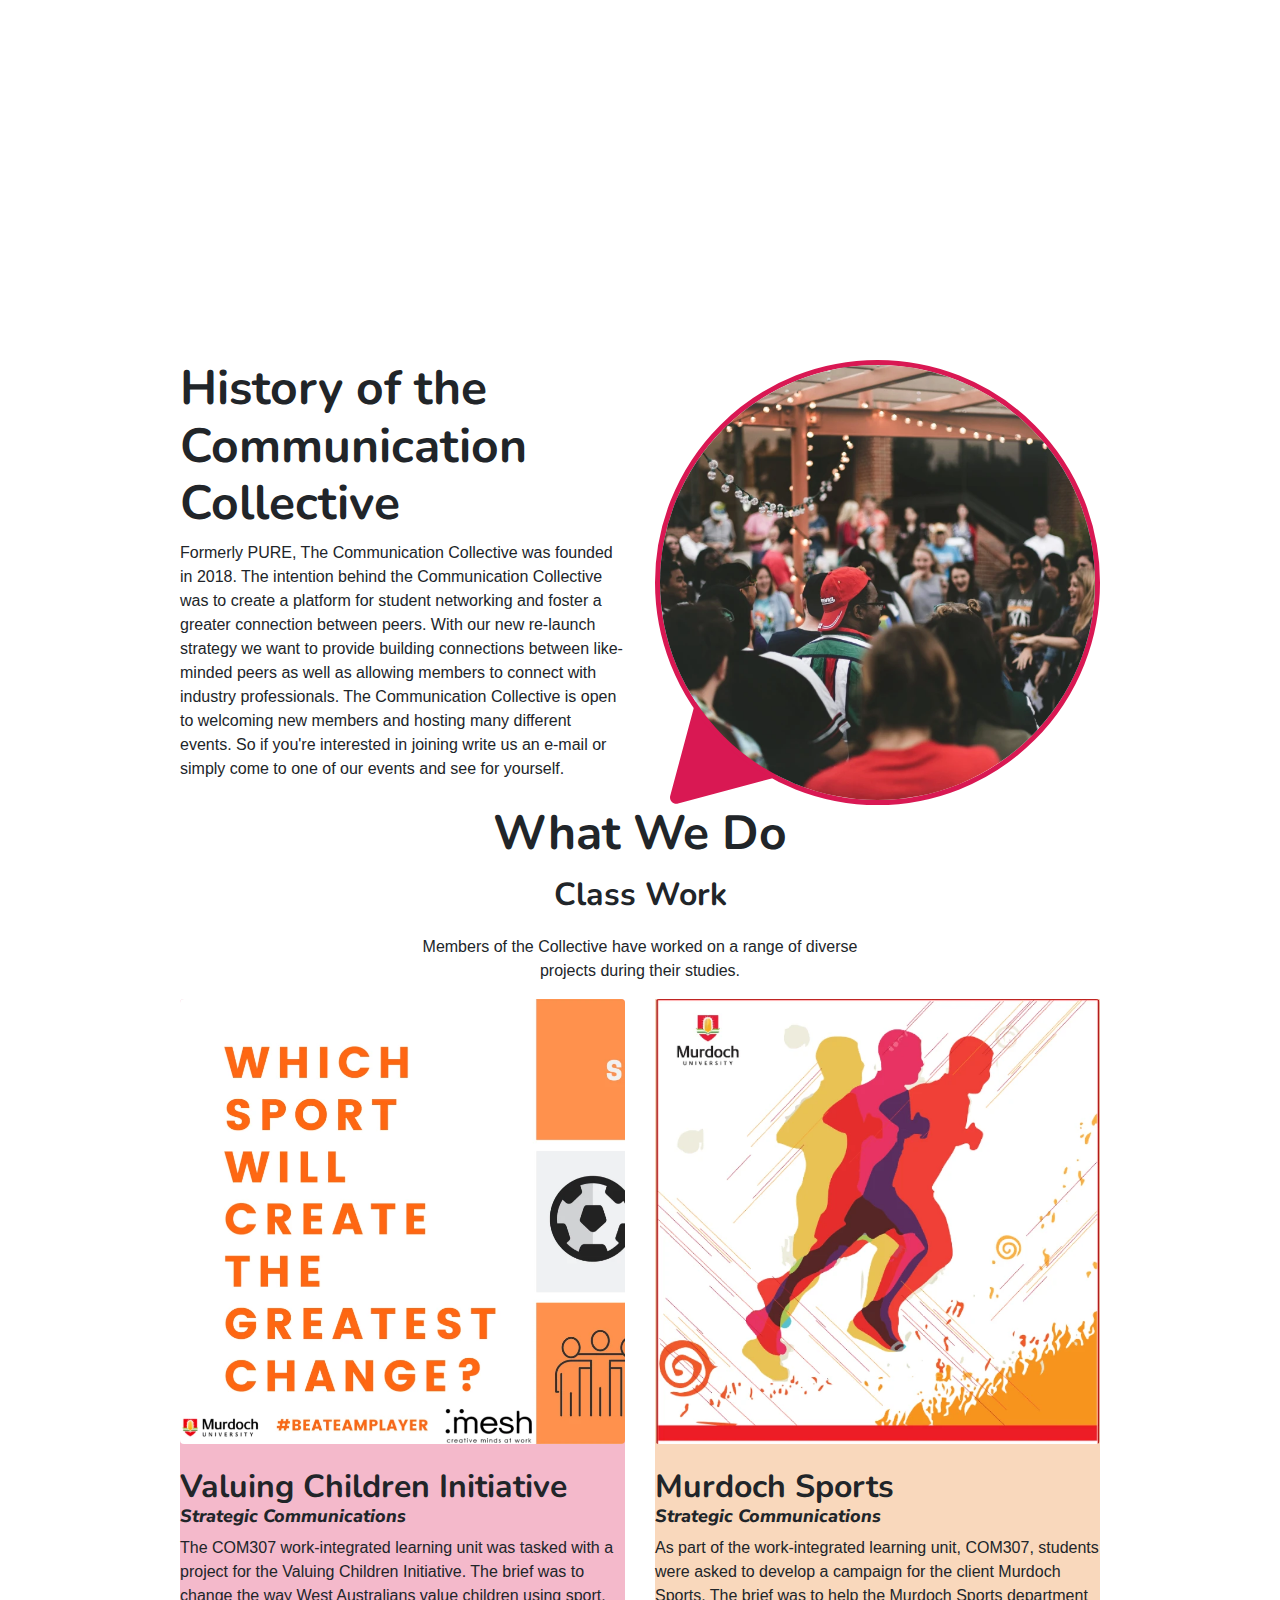
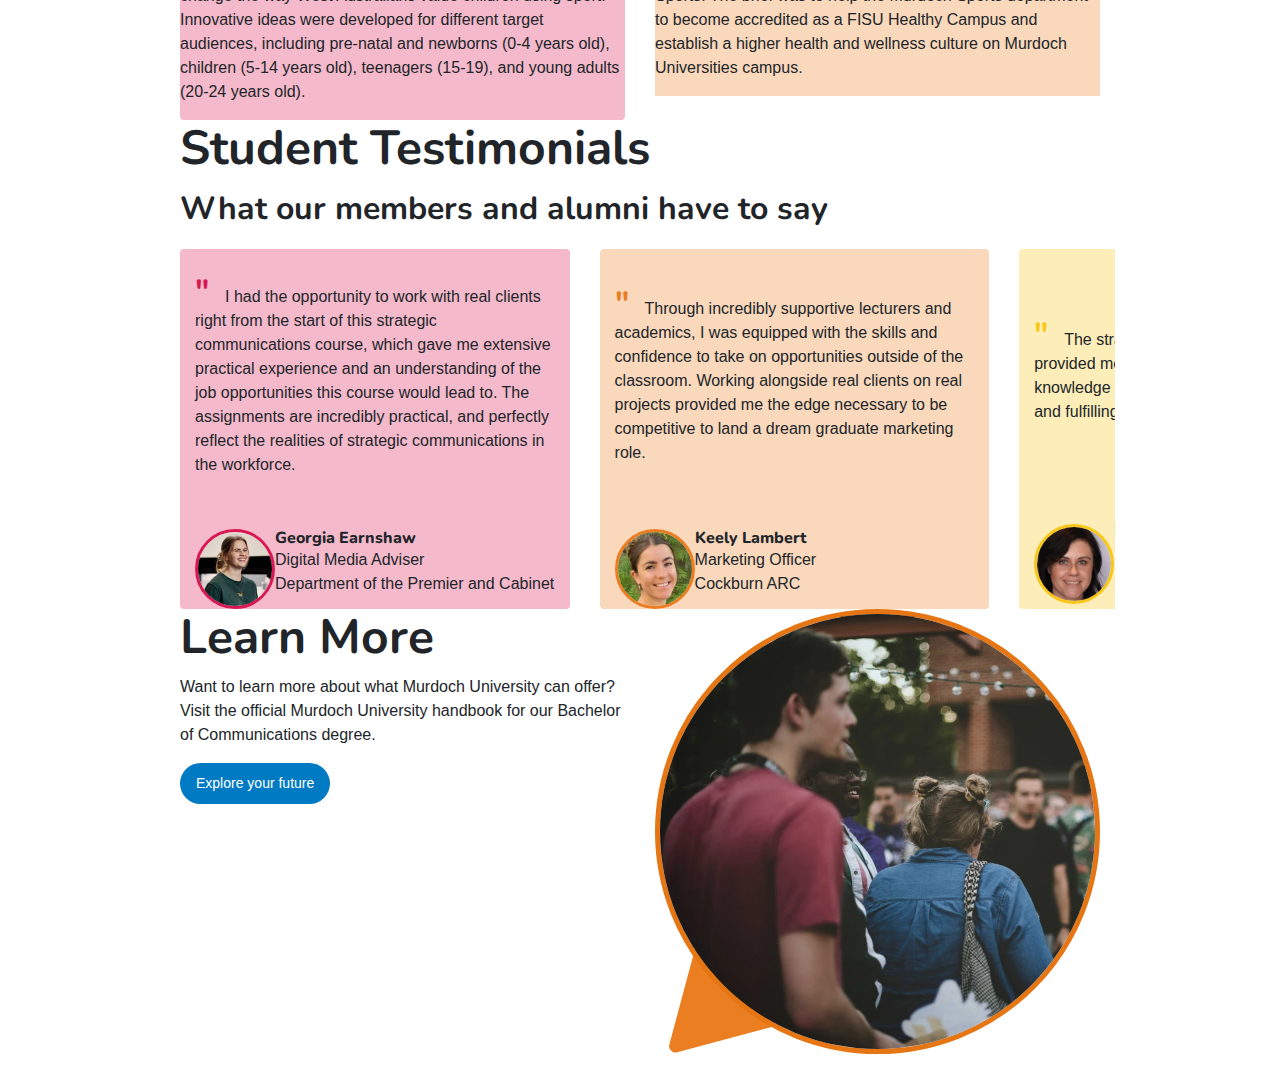
<file: about.html>
<!DOCTYPE html>
<html lang="en">
   <head>
      <meta charset="UTF-8" />
      <meta name="viewport" content="width=device-width, initial-scale=1.0" />
      <meta http-equiv="X-UA-Compatible" content="ie=edge" />
      <meta name="Description" content="Enter your description here" />
      <!-- Bootstrap -->
      <link
         rel="stylesheet"
         href="https://cdnjs.cloudflare.com/ajax/libs/twitter-bootstrap/4.6.0/css/bootstrap.min.css"
      />
      <link
         rel="stylesheet"
         href="https://cdnjs.cloudflare.com/ajax/libs/font-awesome/5.15.4/css/all.min.css"
      />
      <!-- Google Fonts -->
      <link rel="preconnect" href="https://fonts.googleapis.com" />
      <link rel="preconnect" href="https://fonts.gstatic.com" crossorigin />
      <link
         href="https://fonts.googleapis.com/css2?family=Nunito+Sans:ital,opsz,wght@0,6..12,200..1000;1,6..12,200..1000&family=Nunito:ital,wght@0,200..1000;1,200..1000&display=swap"
         rel="stylesheet"
      />
      <!-- Custom CSS -->
      <link rel="stylesheet" href="style.css" />
      <link rel="stylesheet" href="about.css" />
      <link rel="stylesheet" href="image-arrow.css" />
      <title>About</title>
   </head>
   <body>
      <section class="container-fluid small-header-bg body-section">
         <div class="container">
            <div class="row">
               <div class="col-12 align-content-end pb-4 text-white">
                  <h1 class="">About</h1>
                  <p class="p-width">
                     A place for students and members to connect. Whether you're
                     studying in Perth, Singapore or Dubai we want to welcome
                     you to our collective.
                  </p>
               </div>
            </div>
         </div>
      </section>
      <main class="about-main container">
         <div class="row">
            <div class="col-md-10 offset-md-1">
               <!-- History of the Communication Collective -->
               <section class="row body-section">
                  <div class="col-md-6 order-1">
                     <h2 class="H2-text mb-sm">
                        History of the Communication Collective
                     </h2>
                     <p class="mb-sm">
                        Formerly PURE, The Communication Collective was founded
                        in 2018. The intention behind the Communication
                        Collective was to create a platform for student
                        networking and foster a greater connection between
                        peers. With our new re-launch strategy we want to
                        provide building connections between like-minded peers
                        as well as allowing members to connect with industry
                        professionals. The Communication Collective is open to
                        welcoming new members and hosting many different events.
                        So if you're interested in joining write us an e-mail or
                        simply come to one of our events and see for yourself.
                     </p>
                  </div>
                  <div
                     class="col-md-6 col-xs-4 sm-img d-flex order-media order-2 arrow-container-left-pink align-self-center"
                  >
                     <img
                        src="Images/about_2.webp"
                        class="ar-1 object-fit-cover"
                        alt="Image"
                     />
                  </div>
               </section>

               <!-- What We Do -->
               <section class="body-section">
                  <div class="row">
                     <div class="col-md-6 offset-md-3 text-center">
                        <h2 class="H2-text mb-sm">What We Do</h2>
                        <p class="H3-text mb-md">Class Work</p>
                        <p class="mb-md">
                           Members of the Collective have worked on a range of
                           diverse projects during their studies.
                        </p>
                     </div>
                  </div>
                  <div class="row">
                     <!-- About Card -->
                     <div class="col-md-6 mb-md">
                        <div class="card card-pink d-flex flex-column">
                           <h3 class="H3-text m-0 order-1 p-sm py-0">
                              Valuing Children Initiative
                           </h3>
                           <h4 class="subheader2-text order-2 p-sm py-0 mb-sm">
                              Strategic Communications
                           </h4>
                           <p class="order-3 p-sm py-0">
                              The COM307 work-integrated learning unit was
                              tasked with a project for the Valuing Children
                              Initiative. The brief was to change the way West
                              Australians value children using sport. Innovative
                              ideas were developed for different target
                              audiences, including pre-natal and newborns (0-4
                              years old), children (5-14 years old), teenagers
                              (15-19), and young adults (20-24 years old).
                           </p>
                           <img
                              src="Images/about_3.webp"
                              alt="#"
                              class="br-sm ar-1 object-fit-cover pos-left order-0 sm-img mb-4"
                           />
                        </div>
                     </div>
                     <!-- About Card -->
                     <div class="col-md-6 mb-md">
                        <div class="card-orange d-flex flex-column">
                           <h3 class="H3-text m-0 order-1 p-sm py-0">
                              Murdoch Sports
                           </h3>
                           <h4 class="subheader2-text order-2 mb-sm p-sm py-0">
                              Strategic Communications
                           </h4>
                           <p class="order-3 p-sm py-0">
                              As part of the work-integrated learning unit,
                              COM307, students were asked to develop a campaign
                              for the client Murdoch Sports. The brief was to
                              help the Murdoch Sports department to become
                              accredited as a FISU Healthy Campus and establish
                              a higher health and wellness culture on Murdoch
                              Universities campus.
                           </p>
                           <img
                              src="Images/about_4.webp"
                              alt="#"
                              class="br-sm ar-1 object-fit-cover pos-top order-0 sm-img mb-4"
                           />
                        </div>
                     </div>
                  </div>
               </section>

               <!-- Student Carousel -->
               <section class="body-section">
                  <div class="row flex-column ml-0 mb-md">
                     <h2 class="H2-text mb-sm">Student Testimonials</h2>
                     <p class="H3-text">
                        What our members and alumni have to say
                     </p>
                  </div>
                  <!-- Testimonial Carousel -->
                  <div class="row flex-nowrap overflow-auto snap-scroll ml-0">
                     <!-- Testimonial Card 1 -->
                     <div class="card card-pink col-8 col-md-5 p-sm">
                        <div class="order-1 d-flex mt-auto">
                           <div class="order-1">
                              <h3 class="sm-heading m-0">Georgia Earnshaw</h3>
                              <p class="m-0">Digital Media Adviser</p>
                              <p class="m-0">
                                 Department of the Premier and Cabinet
                              </p>
                           </div>
                           <img
                              class="order-0 mr-md align-self-center testimonial-img testimonial-img-pink"
                              src="Images/Testimonials/g_earnshaw.webp"
                              alt="Portrait"
                           />
                        </div>
                        <p class="order-0 mb-md mt-auto">
                           <span class="H3-text quote-pink">"</span>I had the
                           opportunity to work with real clients right from the
                           start of this strategic communications course, which
                           gave me extensive practical experience and an
                           understanding of the job opportunities this course
                           would lead to. The assignments are incredibly
                           practical, and perfectly reflect the realities of
                           strategic communications in the workforce.
                        </p>
                     </div>
                     <!-- Testimonial Card 2 -->
                     <div class="card card-orange col-8 col-md-5 p-sm">
                        <div class="order-1 d-flex mt-auto">
                           <div class="order-1">
                              <h3 class="sm-heading m-0">Keely Lambert</h3>
                              <p class="m-0">Marketing Officer</p>
                              <p class="m-0">Cockburn ARC</p>
                           </div>
                           <img
                              class="order-0 mr-md align-self-center testimonial-img testimonial-img-orange"
                              src="Images/Testimonials/k_lambert.webp"
                              alt="Portrait"
                           />
                        </div>
                        <p class="order-0 mb-md mt-auto">
                           <span class="H3-text quote-orange">"</span>Through
                           incredibly supportive lecturers and academics, I was
                           equipped with the skills and confidence to take on
                           opportunities outside of the classroom. Working
                           alongside real clients on real projects provided me
                           the edge necessary to be competitive to land a dream
                           graduate marketing role.
                        </p>
                     </div>
                     <!-- Testimonial Card 3 -->
                     <div class="card card-yellow col-8 col-md-5 p-sm">
                        <div class="order-1 d-flex mt-auto">
                           <div class="order-1">
                              <h3 class="sm-heading m-0">Lynsey Brady</h3>
                              <p class="m-0">
                                 Specialist Communications & Engagement
                              </p>
                              <p class="m-0">Rio Tinto Iron Ore</p>
                           </div>
                           <img
                              class="order-0 mr-md align-self-center testimonial-img testimonial-img-yellow"
                              src="Images/Testimonials/l_brady.webp"
                              alt="Portrait"
                           />
                        </div>
                        <p class="order-0 mb-md mt-auto">
                           <span class="H3-text quote-yellow">"</span>The
                           strategic communications program provided me with the
                           practical skills and knowledge to confidently kick
                           start a rewarding and fulfilling career.
                        </p>
                     </div>
                     <!-- Testimonial Card 4 -->
                     <div class="card card-pink col-8 col-md-5 p-sm">
                        <div class="order-1 d-flex mt-auto">
                           <div class="order-1">
                              <h3 class="sm-heading m-0">Laura McLean</h3>
                              <p class="m-0">Senior Consultant</p>
                              <p class="m-0">Cannings Purple</p>
                           </div>
                           <img
                              class="order-0 mr-md align-self-center testimonial-img testimonial-img-pink"
                              src="Images/Testimonials/l_mclean.webp"
                              alt="Portrait"
                           />
                        </div>
                        <p class="order-0 mb-md mt-auto">
                           <span class="H3-text quote-pink">"</span> This course
                           laid the perfect foundations for my career in
                           communications. The opportunity to understand the
                           theory behind topics like crisis management, content
                           creation and strategic planning, paired with the
                           practical experience from the workplace learning
                           program allowed me to transition from uni to the
                           industry with ease.
                        </p>
                     </div>
                     <!-- Testimonial Card 5 -->
                     <div class="card card-orange col-8 col-md-5 p-sm">
                        <div class="order-1 d-flex mt-auto">
                           <div class="order-1">
                              <h3 class="sm-heading m-0">Sameera Afzaal</h3>
                              <p class="m-0">Digital Communications Officer</p>
                              <p class="m-0">Public Transport Authority</p>
                           </div>
                           <img
                              class="order-0 mr-md align-self-center testimonial-img testimonial-img-orange"
                              src="Images/Testimonials/s_afzaal.webp"
                              alt="Portrait"
                           />
                        </div>
                        <p class="order-0 mb-md mt-auto">
                           <span class="H3-text quote-orange">"</span> The
                           strategic communications course provided relevant
                           foundations for tactical decision-making in the
                           ever-evolving field of marketing. I still apply these
                           strategies to a diverse range of clients many years
                           later
                        </p>
                     </div>
                     <!-- Testimonial Card 6 -->
                     <div class="card card-yellow col-8 col-md-5 p-sm">
                        <div class="order-1 d-flex mt-auto">
                           <div class="order-1">
                              <h3 class="sm-heading m-0">Stephanie Dawson</h3>
                              <p class="m-0">
                                 Media and Communications Officer
                              </p>
                              <p class="m-0">Murdoch University</p>
                           </div>
                           <img
                              class="order-0 mr-md align-self-center testimonial-img testimonial-img-yellow"
                              src="Images/Testimonials/s_dawson.webp"
                              alt="Portrait"
                           />
                        </div>
                        <p class="order-0 mb-md mt-auto">
                           <span class="H3-text quote-yellow">"</span>From
                           practical assessments to real-world clients to
                           internships, the strategic communications course
                           offers so much experience and builds the essential
                           skills you'll need in any communications job, no
                           matter where you work. Topics like crisis
                           communication, stakeholder consultation, media
                           liaison and interviewing, and the importance of
                           social media have been so incredibly helpful in my
                           role. The course broadened my skillset and experience
                           so I can find job opportunities in many different
                           areas
                        </p>
                     </div>
                     <!-- Testimonial Card 7 -->
                     <div class="card card-pink col-8 col-md-5 p-sm">
                        <div class="order-1 d-flex mt-auto">
                           <div class="order-1">
                              <h3 class="sm-heading m-0">Anthony Deceglie</h3>
                              <p class="m-0">Editor in Chief</p>
                              <p class="m-0">
                                 West Australian Newspaper at Seven West Media
                              </p>
                           </div>
                           <img
                              class="order-0 mr-md align-self-center testimonial-img testimonial-img-pink"
                              src="Images/Testimonials/a_deceglie.webp"
                              alt="Portrait"
                           />
                        </div>
                        <p class="order-0 mb-md mt-auto">
                           <span class="H3-text quote-pink">"</span> We are
                           really proud of the students that have come from
                           Murdoch University and they have quickly risen up the
                           ranks of our newsroom in senior roles. Some of them
                           are journalists looking after entire suburban
                           newspapers and some of them are running our website
                           at night on their own.
                        </p>
                     </div>
                     <!-- Testimonial Card 8 -->
                     <div class="card card-orange col-8 col-md-5 p-sm">
                        <div class="order-1 d-flex mt-auto">
                           <div class="order-1">
                              <h3 class="sm-heading m-0">Eamon Holley</h3>
                              <p class="m-0">Celebrity Producer</p>
                              <p class="m-0">
                                 British GQ, Vogue, Conde Nast Publications
                              </p>
                           </div>
                           <img
                              class="order-0 mr-md align-self-center testimonial-img testimonial-img-orange"
                              src="Images/Testimonials/e_holley.webp"
                              alt="Portrait"
                           />
                        </div>
                        <p class="order-0 mb-md mt-auto">
                           <span class="H3-text quote-orange">"</span> The
                           Strategic Communications course provided the ability
                           to develop skills and the critical insights necessary
                           to navigate and adapt to the ever-evolving media
                           landscape. With incredible facility support and
                           invaluable practical experience, the versatility of
                           the course content has allowed me to work across a
                           range of fields including corporate agency,
                           television, publishing and events on an international
                           scale
                        </p>
                     </div>
                     <!-- Testimonial Card 9 -->
                     <div class="card card-yellow col-8 col-md-5 p-sm">
                        <div class="order-1 d-flex mt-auto">
                           <div class="order-1">
                              <h3 class="sm-heading m-0">
                                 Indigo Lemay-Conway
                              </h3>
                              <p class="m-0">Journalist and Music Reviewer</p>
                              <p class="m-0">
                                 The West Australian and PerthNow
                              </p>
                           </div>
                           <img
                              class="order-0 mr-md align-self-center testimonial-img testimonial-img-yellow"
                              src="Images/Testimonials/e_conway.webp"
                              alt="Portrait"
                           />
                        </div>
                        <p class="order-0 mb-md mt-auto">
                           <span class="H3-text quote-yellow">"</span>
                           Journalism as a career was one of the best moves I
                           ever made. If you are going to study journalism at
                           Murdoch University, just go in with an open mind,
                           because this degree opens doors that you didn't see
                           coming.
                        </p>
                     </div>
                     <!-- Testimonial Card 10 -->
                     <div class="card card-pink col-8 col-md-5 p-sm">
                        <div class="order-1 d-flex mt-auto">
                           <div class="order-1">
                              <h3 class="sm-heading m-0">Rachel Ingram</h3>
                              <p class="m-0">Retail Manager</p>
                           </div>
                           <img
                              class="order-0 mr-md align-self-center testimonial-img testimonial-img-pink"
                              src="Images/Testimonials/r_ingram.webp"
                              alt="Portrait"
                           />
                        </div>
                        <p class="order-0 mb-md mt-auto">
                           <span class="H3-text quote-pink">"</span> The Global
                           Media and Communication course gave me an
                           understanding of audience behaviours, including how
                           the power of communication can and does impact on
                           society. The research skills that I gained from my
                           degree enable me to deeply analyse texts and question
                           their authenticity.
                        </p>
                     </div>
                     <!-- Testimonial Card 11 -->
                     <div class="card card-orange col-8 col-md-5 p-sm">
                        <div class="order-1 d-flex mt-auto">
                           <div class="order-1">
                              <h3 class="sm-heading m-0">James Threlfall</h3>
                              <p class="m-0">Digital Experience Designer</p>
                              <p class="m-0">Murdoch University</p>
                           </div>
                           <img
                              class="order-0 mr-md align-self-center testimonial-img testimonial-img-orange"
                              src="Images/Testimonials/j_threfall.webp"
                              alt="Portrait"
                           />
                        </div>
                        <p class="order-0 mb-md mt-auto">
                           <span class="H3-text quote-orange">"</span> The web
                           communications major and its varied units gave me a
                           dynamic foundation applicable to many business areas.
                           Its broad range of electives from public relations to
                           web strategy taught me the value of understanding
                           different perspectives which I was able to easily
                           apply in the workplace, impressing industry
                           stakeholders and bringing fresh, modern ideas.
                        </p>
                     </div>

                     <!-- End of carousel -->
                  </div>
               </section>

               <!-- Learn More -->
               <section class="row body-section">
                  <div class="col-md-6 order-1">
                     <h2 class="H2-text mb-sm">Learn More</h2>
                     <p class="mb-sm">
                        Want to learn more about what Murdoch University can
                        offer? Visit the official Murdoch University handbook
                        for our Bachelor of Communications degree.
                     </p>
                     <a
                        href="https://www.murdoch.edu.au/course/undergraduate/b1342"
                        class="btn btn-sm mt-0 px-3"
                        >Explore your future</a
                     >
                  </div>
                  <div
                     class="col-md-6 d-flex order-media order-2 sm-img arrow-container-left-orange2"
                  >
                     <img
                        src="Images/about_9999.webp"
                        class="ar-1 object-fit-cover pos-left"
                        alt="Image"
                     />
                  </div>
               </section>
            </div>
         </div>
      </main>
      <script src="https://cdnjs.cloudflare.com/ajax/libs/jquery/3.5.1/jquery.slim.min.js"></script>
      <script src="https://cdnjs.cloudflare.com/ajax/libs/popper.js/1.16.1/umd/popper.min.js"></script>
      <script src="https://cdnjs.cloudflare.com/ajax/libs/twitter-bootstrap/4.6.0/js/bootstrap.min.js"></script>
   </body>
</html>
</file>
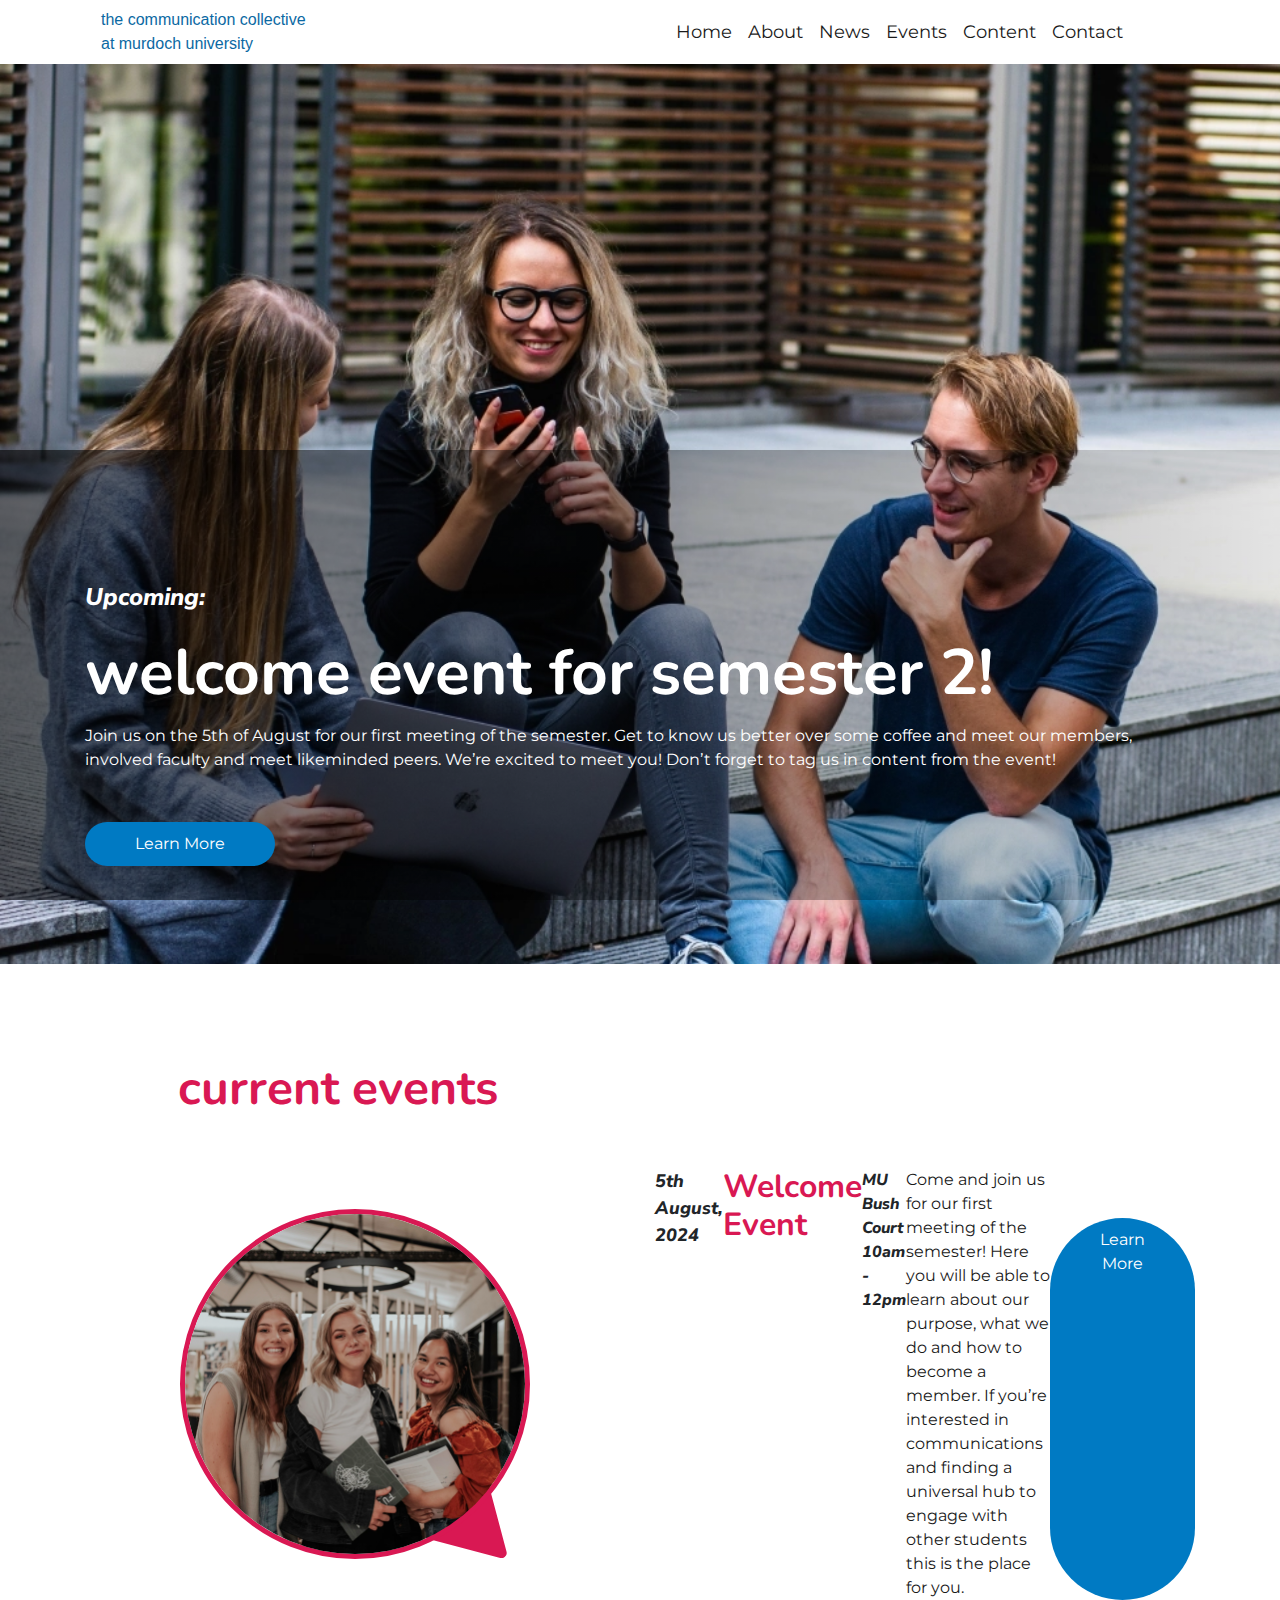
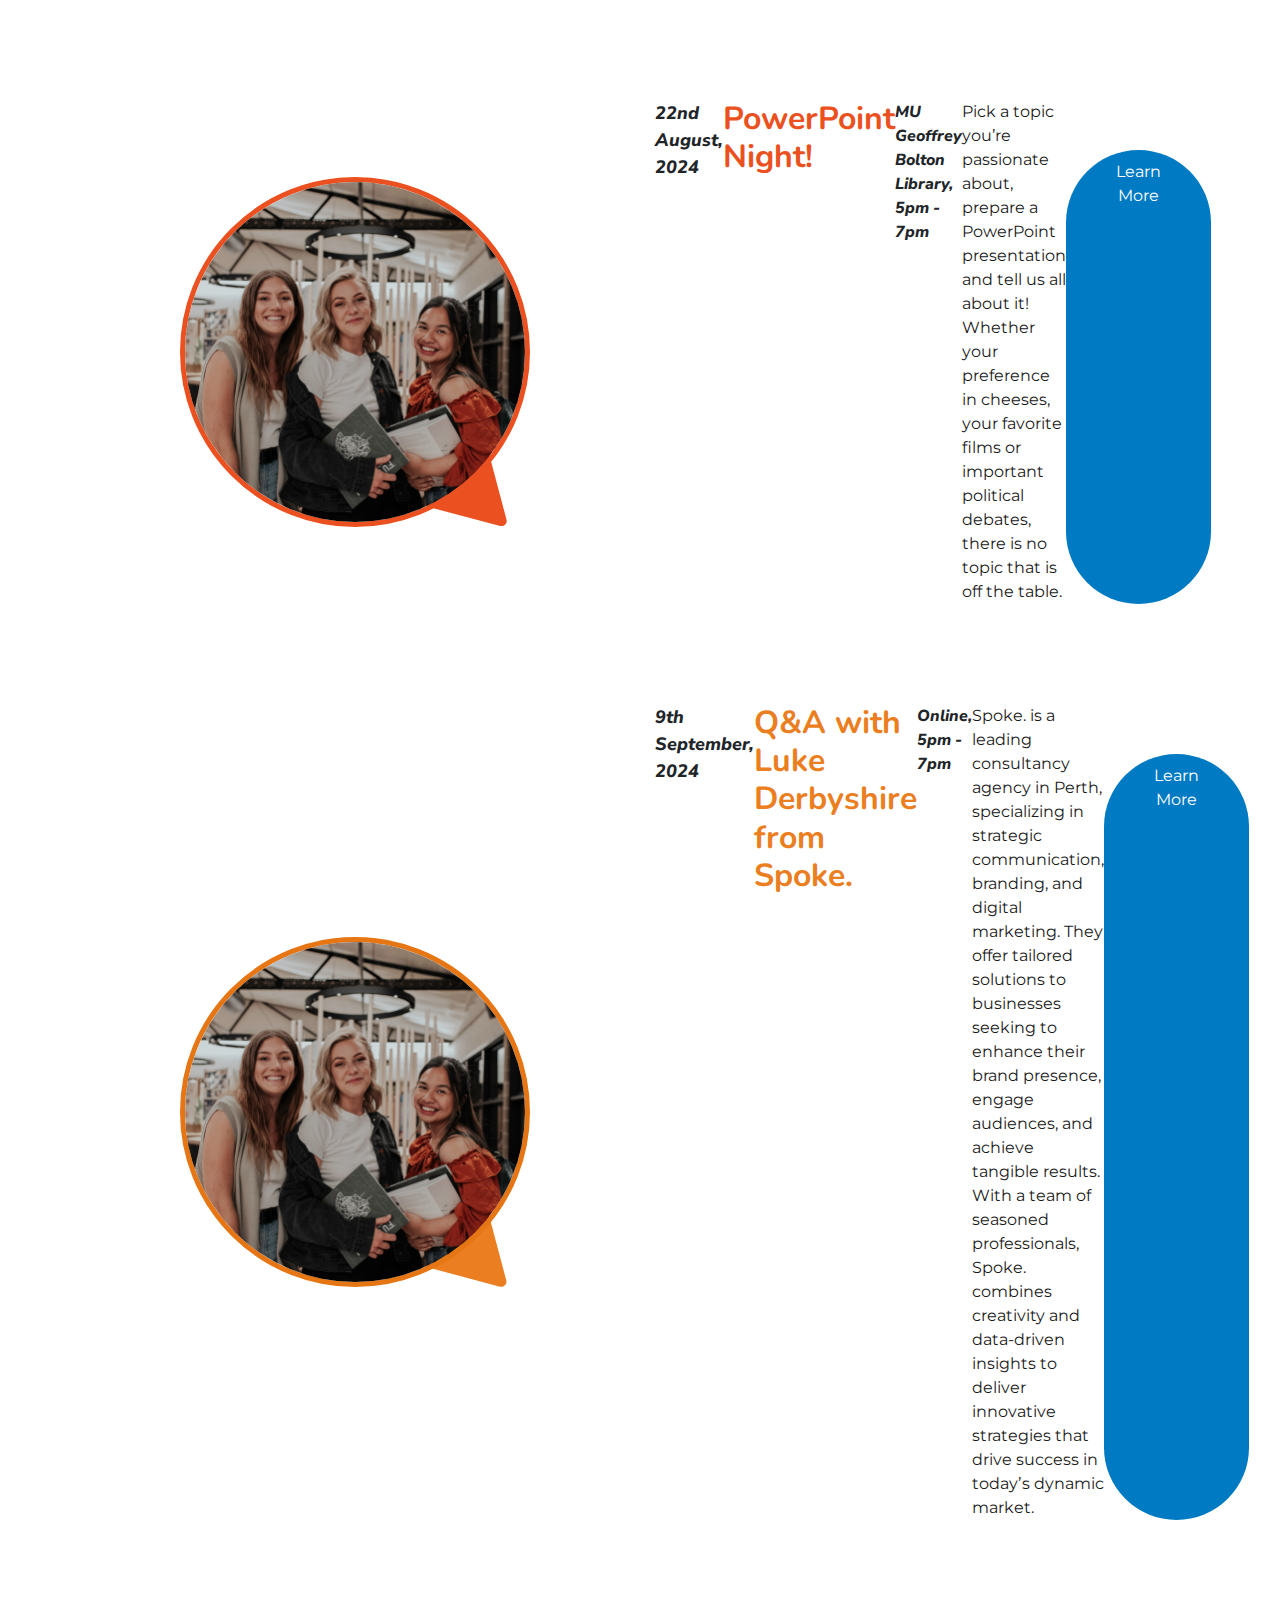
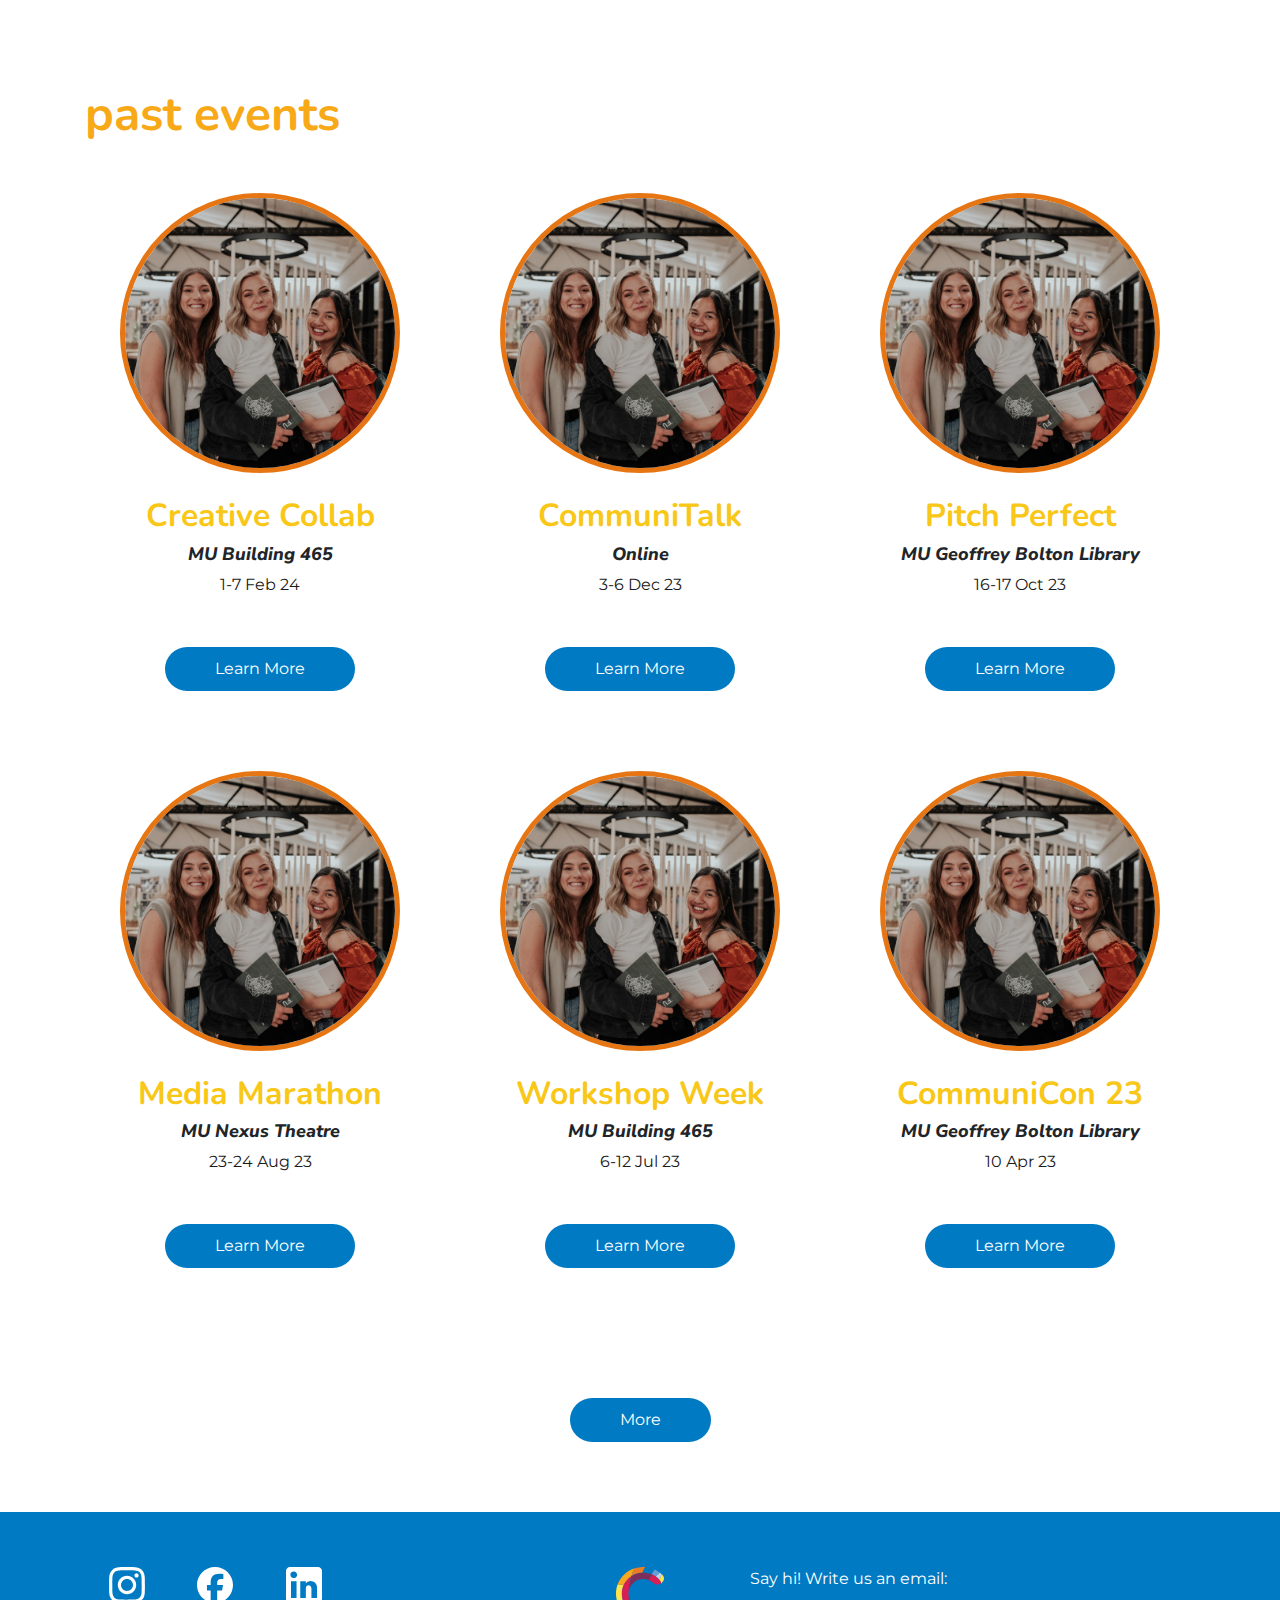
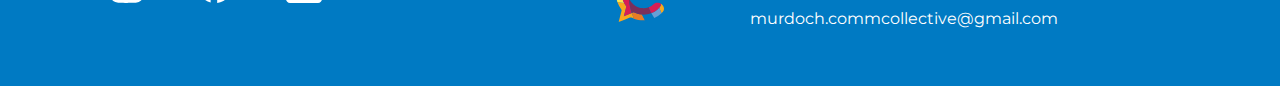
<file: events.html>
<!DOCTYPE html>
<html lang="en">
  <head>
    <meta charset="UTF-8" />
    <meta name="viewport" content="width=device-width, initial-scale=1.0" />
    <meta http-equiv="X-UA-Compatible" content="ie=edge" />
    <meta name="Description" content="Enter your description here" />
    <link
      rel="stylesheet"
      href="https://cdnjs.cloudflare.com/ajax/libs/twitter-bootstrap/4.6.0/css/bootstrap.min.css"
    />
    <link
      rel="stylesheet"
      href="https://cdnjs.cloudflare.com/ajax/libs/font-awesome/5.15.4/css/all.min.css"
    />

    <link rel="preconnect" href="https://fonts.googleapis.com" />
    <link rel="preconnect" href="https://fonts.gstatic.com" crossorigin />
    <link
      href="https://fonts.googleapis.com/css2?family=Montserrat&family=Nunito+Sans:ital,opsz,wght@1,6..12,800&family=Nunito:ital,wght@0,700;1,700&display=swap"
      rel="stylesheet"
    />

    <link rel="stylesheet" href="style.css" />
    <link rel="stylesheet" href="image-arrow.css" />
    <link rel="stylesheet" href="style_news&events.css" />
    <title>Title</title>
  </head>
  <body>
    <header class="container-fluid">
      <div class="container">
        <nav class="navbar navbar-expand-md navbar-fixed-top">
          <!-- Logo -->
          <a class="navbar-logo" href="/index.html"
            ><img
              src="Images/ccmu_logo.svg"
              alt="Communication Collective at Murdoch University Logo"
          /></a>
          <a class="navbar-logo-wordmark" href="/index.html">
            the communication collective <br />
            at murdoch university
          </a>

          <!-- Hamburger Menu -->
          <button
            class="navbar-toggler"
            type="button"
            data-toggle="collapse"
            data-target="#collapsibleNavbar"
            aria-expanded="false"
            aria-label="Toggle navigation"
          >
            <span class="navbar-toggler-icon"
              ><em class="fa fa-bars" aria-hidden="true"></em
            ></span>
          </button>

          <!-- Navbar links -->
          <div class="collapse navbar-collapse" id="collapsibleNavbar">
            <ul class="navbar-nav ml-auto">
              <li class="nav-item ml-auto">
                <a class="nav-link nav-active" href="#">Home</a>
              </li>
              <li class="nav-item ml-auto">
                <a class="nav-link" href="#">About</a>
              </li>
              <li class="nav-item ml-auto">
                <a class="nav-link" href="#">News</a>
              </li>
              <li class="nav-item ml-auto">
                <a class="nav-link" href="#">Events</a>
              </li>
              <li class="nav-item ml-auto">
                <a class="nav-link" href="#">Content</a>
              </li>
              <li class="nav-item ml-auto">
                <a class="nav-link" href="#">Contact</a>
              </li>
              <li class="nav-item ml-auto">
                <a
                  class="nav-link"
                  href="https://www.instagram.com/comm.collective/?hl=en"
                >
                  <img
                    class="nav-social"
                    src="Images/Socials/instagram_black.svg"
                    alt="Instagram Logo"
                  />
                </a>
              </li>

              <li class="nav-item ml-auto">
                <a
                  class="nav-link"
                  href="https://www.facebook.com/groups/2413338638950508/?paipv=0&eav=Afb0yvIPTNRsQtnThMPgrJHl1fW4iQvv0IVTPq2lnxkdyxQS3pXuuCUQAmC9RYzm0ts&_rdr/"
                >
                  <img
                    class="nav-social"
                    src="Images/Socials/facebook_black.svg"
                    alt="Facebook"
                  />
                </a>
              </li>
              <li class="nav-item ml-auto">
                <a
                  class="nav-link"
                  href="https://www.linkedin.com/groups/10440200/"
                >
                  <img
                    class="nav-social"
                    src="Images/Socials/linkedin_black.svg"
                    alt="LinkedIn Logo"
                  />
                </a>
              </li>
            </ul>
          </div>
        </nav>
      </div>
    </header>

    <div class="container-fluid header-events header-gradient">
      <div class="container">
        <p class="header-news-date subheader1-text">Upcoming:</p>
        <h1 class="header-news-title">welcome event for semester 2!</h1>
        <p class="header-intro body-text">
          Join us on the 5th of August for our first meeting of the semester.
          Get to know us better over some coffee and meet our members, involved
          faculty and meet likeminded peers. Weʼre excited to meet you! Donʼt
          forget to tag us in content from the event!
        </p>
        <a href="#" class="btn body-text">Learn More</a>
      </div>
      <!-- container -->
    </div>

    <!--     <div class="container-fluid header header-gradient">
      <div class="container">
        <h1 class="header-events-title H1-text">
          welcome event for semester 2!
        </h1>
                <p class="header-location subheader1-text">
          MU Geoffrey Bolton Library
        </p>
        <p class="header-events-date subheader2-text">4 Apr 24, 10am - 3pm</p>
        <p class="header-intro body-text">
          Join us on the 5th of August for our first meeting of the semester.
          Get to know us better over some coffee and meet our members, involved
          faculty and meet likeminded peers. Weʼre excited to meet you! Donʼt
          forget to tag us in content from the event!
        </p>
        <a class="btn body-text" href="#">Learn More</a>
      </div>

    </div> -->

    <section class="container-fluid section-padding">
      <div class="container">
        <h2 class="section-title offset-md-1 pink">current events</h2>
        <div class="row section1-row">
          <div
            class="col-md-4 offset-md-1 col-sm-5 center arrow-container-right-pink img"
          >
            <img
              class="arrow-effect-image image-border-pink"
              src="Images/placeholder_image.webp"
              alt=""
            />
          </div>

          <div
            class="col-md-6 offset-md-1 col-sm-6 offset-sm-1 vertical-center section1-content section1-padding"
          >
            <p class="date subheader2-text">5th August, 2024</p>
            <h3 class="title pink">Welcome Event</h3>
            <p class="location subheader3-text">MU Bush Court 10am - 12pm</p>
            <p class="section1-intro body-text">
              Come and join us for our first meeting of the semester! Here you
              will be able to learn about our purpose, what we do and how to
              become a member. If youʼre interested in communications and
              finding a universal hub to engage with other students this is the
              place for you.
            </p>
            <a class="btn body-text btn-sm" href="#">Learn More</a>
          </div>
        </div>
        <!-- row -->

        <div class="row section1-row">
          <div
            class="col-md-4 offset-md-1 col-sm-5 center arrow-container-right-orange1 img"
          >
            <img
              class="arrow-effect-image image-border-orange1"
              src="Images/placeholder_image.webp"
              alt=""
            />
          </div>

          <div
            class="col-md-6 offset-md-1 col-sm-6 offset-sm-1 vertical-center section1-content section1-padding"
          >
            <p class="date subheader2-text">22nd August, 2024</p>
            <h3 class="title orange1">PowerPoint Night!</h3>
            <p class="location subheader3-text">
              MU Geoffrey Bolton Library, 5pm - 7pm
            </p>
            <p class="section1-intro body-text">
              Pick a topic youʼre passionate about, prepare a PowerPoint
              presentation and tell us all about it! Whether your preference in
              cheeses, your favorite films or important political debates, there
              is no topic that is off the table.
            </p>
            <a class="btn body-text btn-sm" href="#">Learn More</a>
          </div>
        </div>
        <!-- row -->

        <div class="row">
          <div
            class="col-md-4 offset-md-1 col-sm-5 center arrow-container-right-orange2 img"
          >
            <img src="Images/placeholder_image.webp" alt="" />
          </div>

          <div
            class="col-md-6 offset-md-1 col-sm-6 offset-sm-1 vertical-center section1-content section1-padding"
          >
            <p class="date subheader2-text">9th September, 2024</p>
            <h3 class="title orange2">Q&A with Luke Derbyshire from Spoke.</h3>
            <p class="location subheader3-text">Online, 5pm - 7pm</p>
            <p class="section1-intro body-text">
              Spoke. is a leading consultancy agency in Perth, specializing in
              strategic communication, branding, and digital marketing. They
              offer tailored solutions to businesses seeking to enhance their
              brand presence, engage audiences, and achieve tangible results.
              With a team of seasoned professionals, Spoke. combines creativity
              and data-driven insights to deliver innovative strategies that
              drive success in todayʼs dynamic market.
            </p>
            <a class="btn body-text btn-sm" href="#">Learn More</a>
          </div>
        </div>
        <!-- row -->
      </div>
      <!-- container -->
    </section>

    <section class="container-fluid section-padding">
      <div class="container">
        <h2 class="section-title orange3">past events</h2>
        <div class="row">
          <div class="col-md-4 col-sm-4 text-center post-padding">
            <img
              class="img-fluid pastevents-image image-border-yellow post-image"
              src="Images/placeholder_image.webp"
              alt=""
            />
            <h3 class="post-title yellow">Creative Collab</h3>
            <p class="post-location subheader2-text">MU Building 465</p>
            <p class="post-date body-text">1-7 Feb 24</p>
            <a class="btn body-text btn-sm" href="#">Learn More</a>
          </div>

          <div class="col-md-4 col-sm-4 text-center post-padding">
            <img
              class="img-fluid pastevents-image image-border-yellow post-image"
              src="Images/placeholder_image.webp"
              alt=""
            />
            <h3 class="post-title yellow">CommuniTalk</h3>
            <p class="post-location subheader2-text">Online</p>
            <p class="post-date body-text">3-6 Dec 23</p>
            <a class="btn body-text btn-sm" href="#">Learn More</a>
          </div>

          <div class="col-md-4 col-sm-4 text-center post-padding">
            <img
              class="img-fluid pastevents-image image-border-yellow post-image"
              src="Images/placeholder_image.webp"
              alt=""
            />
            <h3 class="post-title yellow">Pitch Perfect</h3>
            <p class="post-location subheader2-text">
              MU Geoffrey Bolton Library
            </p>
            <p class="post-date body-text">16-17 Oct 23</p>
            <a class="btn body-text btn-sm" href="#">Learn More</a>
          </div>
        </div>
        <!-- row -->
        <div class="row">
          <div class="col-md-4 col-sm-4 text-center post-padding">
            <img
              class="img-fluid pastevents-image image-border-yellow post-image"
              src="Images/placeholder_image.webp"
              alt=""
            />
            <h3 class="post-title yellow">Media Marathon</h3>
            <p class="post-location subheader2-text">MU Nexus Theatre</p>
            <p class="post-date body-text">23-24 Aug 23</p>
            <a class="btn body-text btn-sm" href="#">Learn More</a>
          </div>

          <div class="col-md-4 col-sm-4 text-center post-padding">
            <img
              class="img-fluid pastevents-image image-border-yellow post-image"
              src="Images/placeholder_image.webp"
              alt=""
            />
            <h3 class="post-title yellow">Workshop Week</h3>
            <p class="post-location subheader2-text">MU Building 465</p>
            <p class="post-date body-text">6-12 Jul 23</p>
            <a class="btn body-text btn-sm" href="#">Learn More</a>
          </div>

          <div class="col-md-4 col-sm-4 text-center post-padding">
            <img
              class="img-fluid pastevents-image image-border-yellow post-image"
              src="Images/placeholder_image.webp"
              alt=""
            />
            <h3 class="post-title yellow">CommuniCon 23</h3>
            <p class="post-location subheader2-text">
              MU Geoffrey Bolton Library
            </p>
            <p class="post-date body-text">10 Apr 23</p>
            <a class="btn body-text btn-sm" href="#">Learn More</a>
          </div>
        </div>
        <!-- row -->

        <div class="text-center">
          <a class="btn body-text btn-sm" href="#">More</a>
        </div>
      </div>
      <!-- container -->
    </section>

    <footer class="container-fluid">
      <div class="container">
        <div class="row">
          <div class="index-footer-social col-md-5">
            <a href="#"
              ><img
                class="index-footer-social-icon"
                src="Images/Socials/instagram_white.svg"
                alt="Instagram icon link to Instagram account"
            /></a>
            <a href="#"
              ><img
                class="index-footer-social-icon"
                src="Images/Socials/facebook_white.svg"
                alt="Facebook icon link to Facebook account"
            /></a>
            <a href="#"
              ><img
                class="index-footer-social-icon"
                src="Images/Socials/linkedin_white.svg"
                alt="LinkedIn icon link to LinkedIn account"
            /></a>
          </div>
          <div class="col-md-2 footer-logo">
            <a href="/index.html"
              ><img
                src="Images/ccmu_logo.svg"
                alt="Communication Collective at Murdoch University Logo"
            /></a>
          </div>
          <div class="col-md-5">
            <p class="body-text align-right">Say hi! Write us an email:</p>
            <a
              class="body-text align-right"
              href="murdoch.commcollective@gmail.com"
              >murdoch.commcollective@gmail.com</a
            >
          </div>
        </div>
      </div>
    </footer>

    <script src="https://cdnjs.cloudflare.com/ajax/libs/jquery/3.5.1/jquery.slim.min.js"></script>
    <script src="https://cdnjs.cloudflare.com/ajax/libs/popper.js/1.16.1/umd/popper.min.js"></script>
    <script src="https://cdnjs.cloudflare.com/ajax/libs/twitter-bootstrap/4.6.0/js/bootstrap.min.js"></script>
  </body>
</html>
</file>
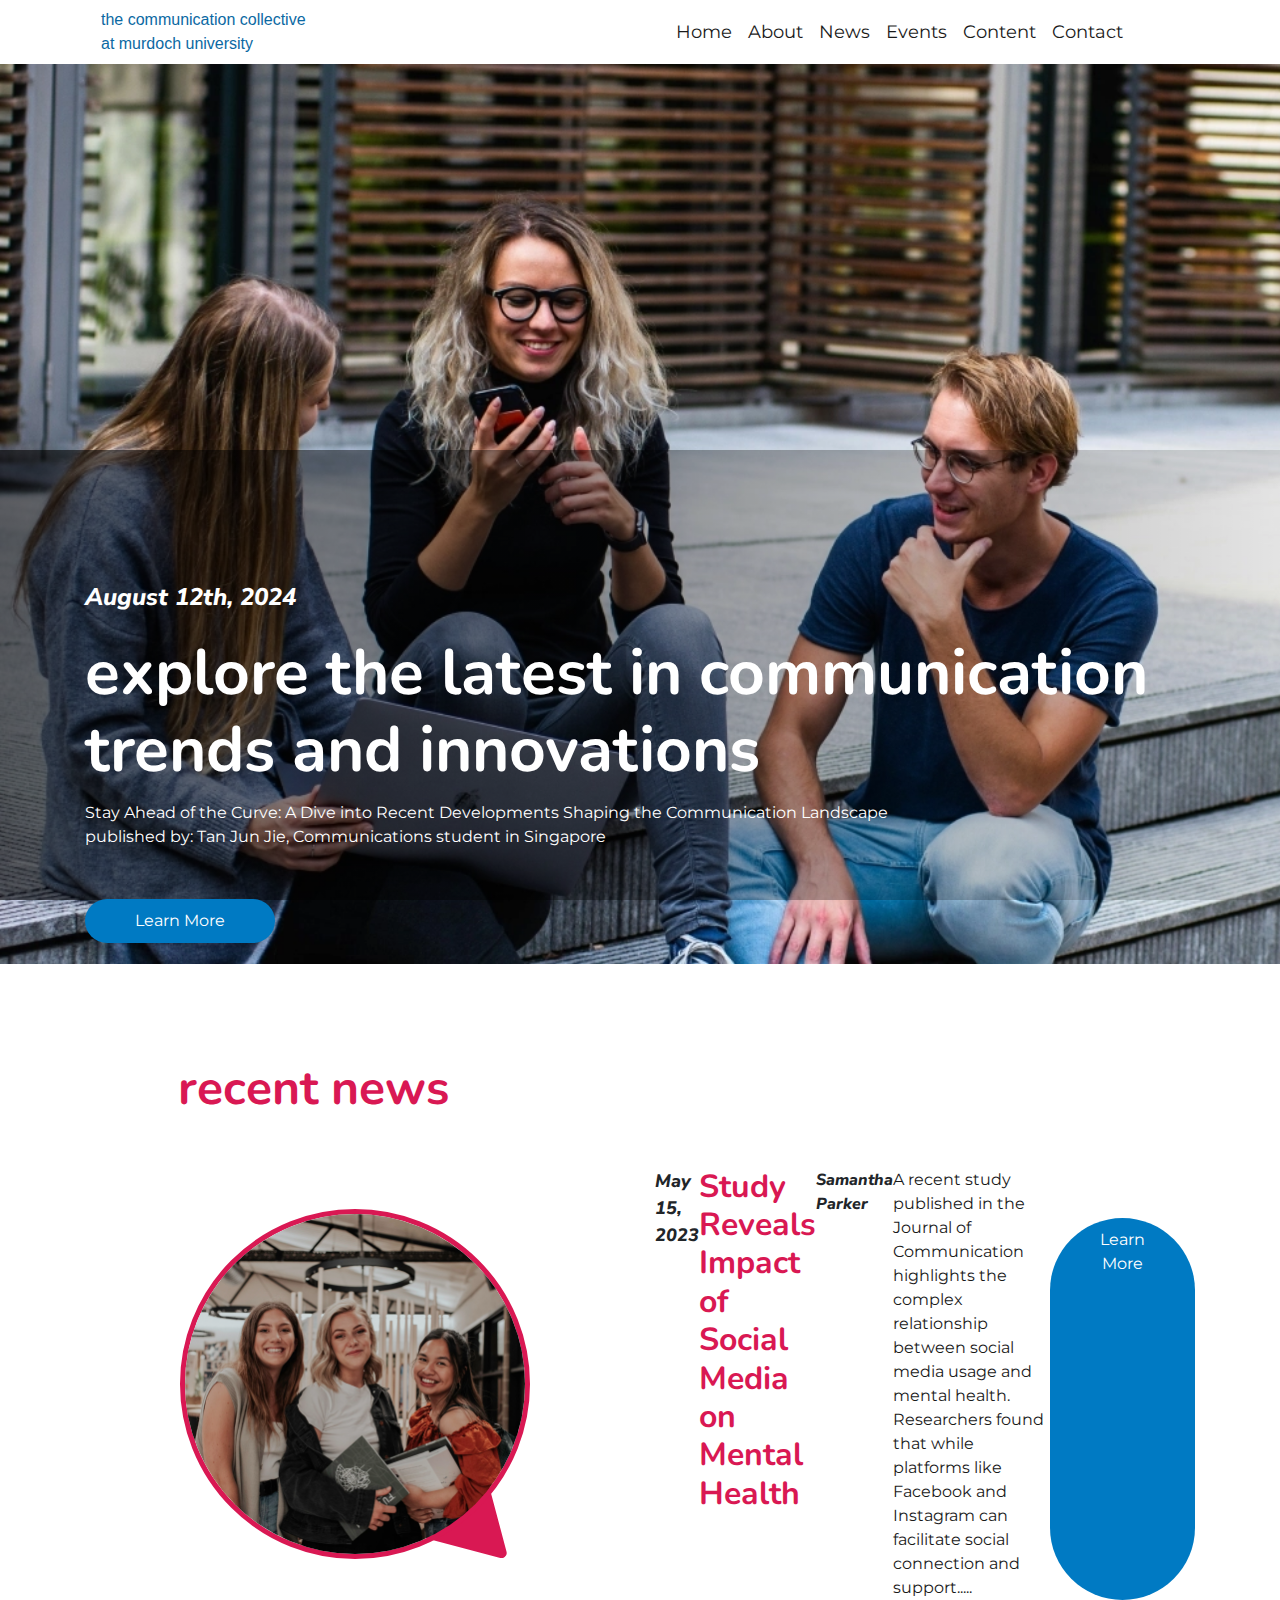
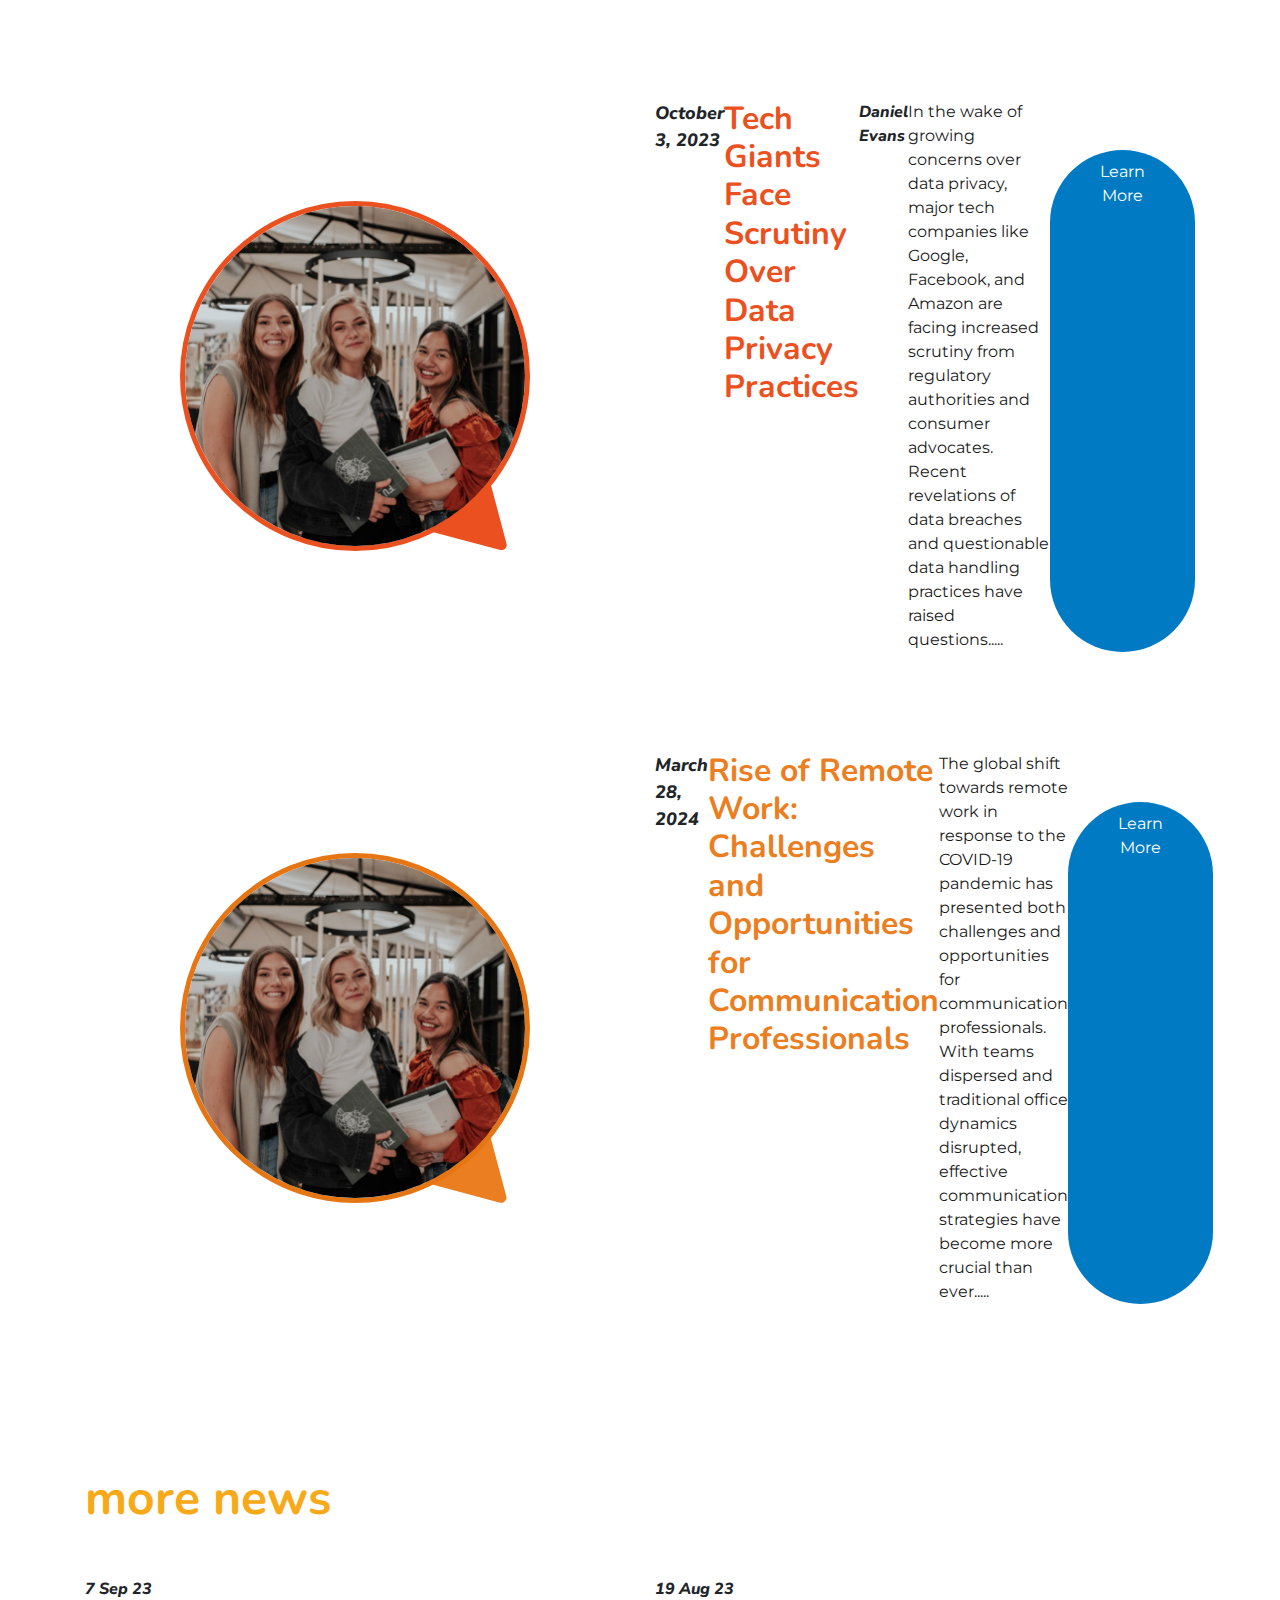
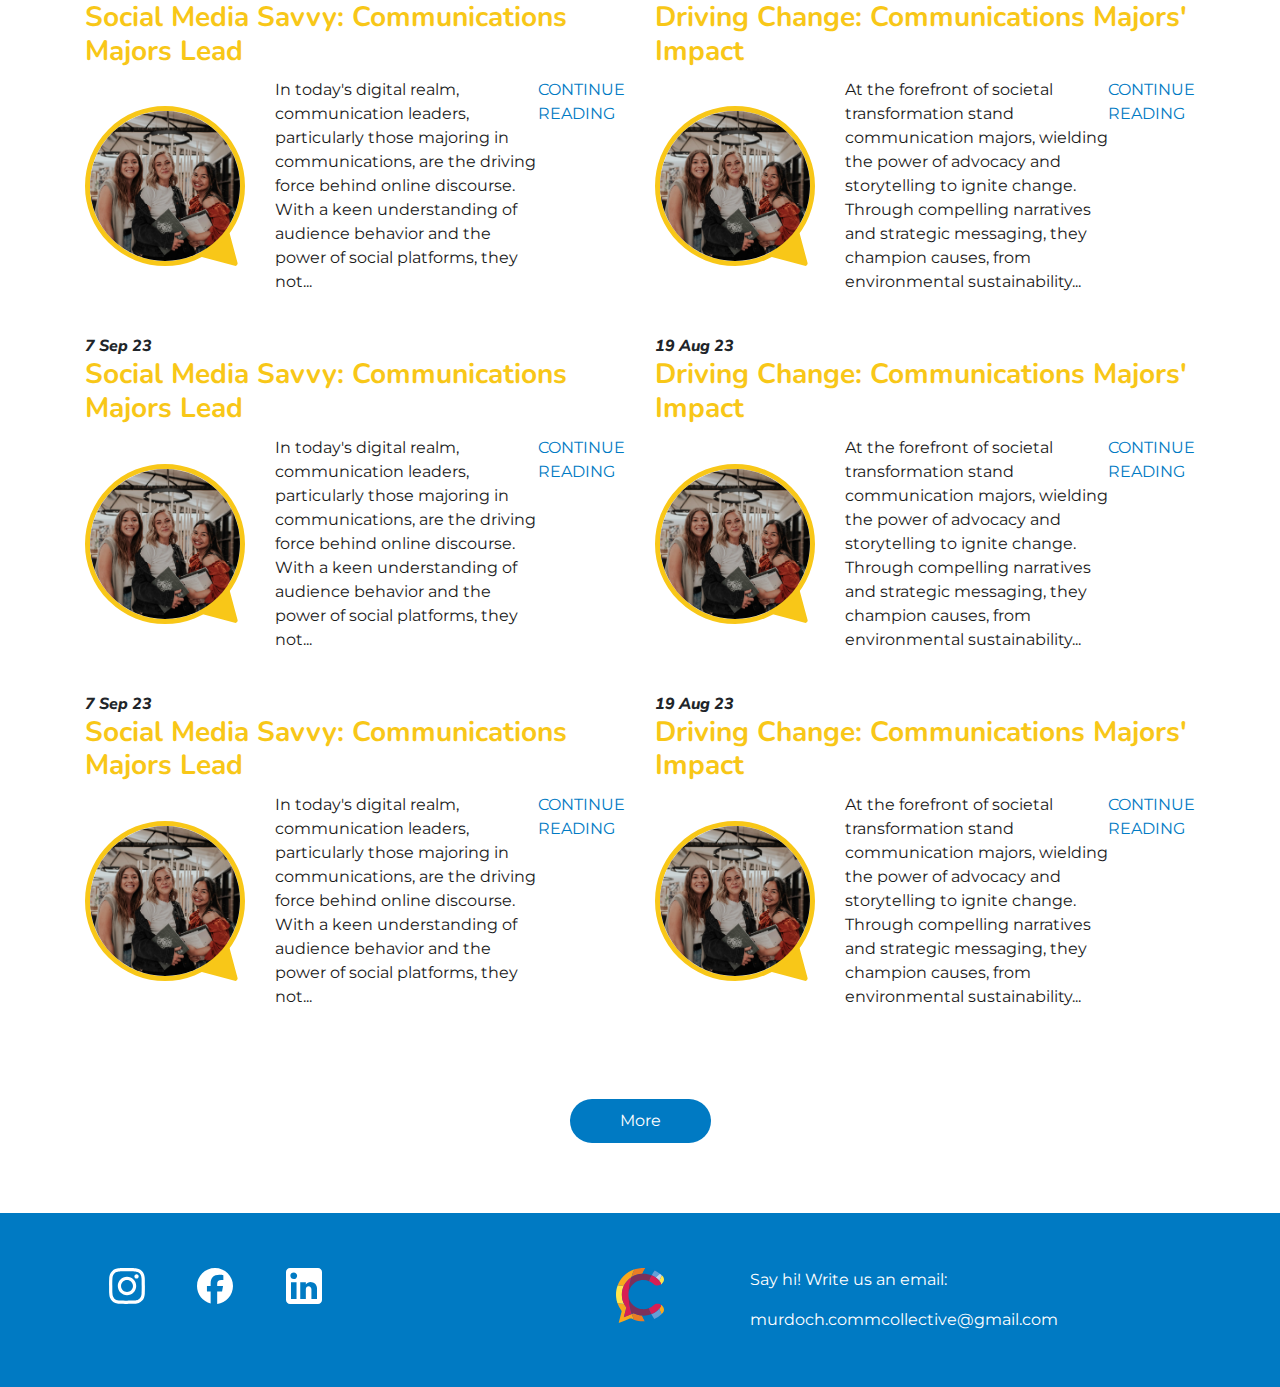
<file: news.html>
<!DOCTYPE html>
<html lang="en">
  <head>
    <meta charset="UTF-8" />
    <meta name="viewport" content="width=device-width, initial-scale=1.0" />
    <meta http-equiv="X-UA-Compatible" content="ie=edge" />
    <meta name="Description" content="Enter your description here" />
    <link
      rel="stylesheet"
      href="https://cdnjs.cloudflare.com/ajax/libs/twitter-bootstrap/4.6.0/css/bootstrap.min.css"
    />
    <link
      rel="stylesheet"
      href="https://cdnjs.cloudflare.com/ajax/libs/font-awesome/5.15.4/css/all.min.css"
    />
    <link rel="preconnect" href="https://fonts.googleapis.com" />
    <link rel="preconnect" href="https://fonts.gstatic.com" crossorigin />
    <link
      href="https://fonts.googleapis.com/css2?family=Montserrat&family=Nunito+Sans:ital,opsz,wght@1,6..12,800&family=Nunito:ital,wght@0,700;1,700&display=swap"
      rel="stylesheet"
    />

    <link rel="stylesheet" href="style.css" />
    <link rel="stylesheet" href="image-arrow.css" />
    <link rel="stylesheet" href="style_news&events.css" />

    <title>Title</title>
  </head>
  <body>
    <header class="container-fluid">
      <div class="container">
        <nav class="navbar navbar-expand-md navbar-fixed-top">
          <!-- Logo -->
          <a class="navbar-logo" href="/index.html"
            ><img
              src="Images/ccmu_logo.svg"
              alt="Communication Collective at Murdoch University Logo"
          /></a>
          <a class="navbar-logo-wordmark" href="/index.html">
            the communication collective <br />
            at murdoch university
          </a>

          <!-- Hamburger Menu -->
          <button
            class="navbar-toggler"
            type="button"
            data-toggle="collapse"
            data-target="#collapsibleNavbar"
            aria-expanded="false"
            aria-label="Toggle navigation"
          >
            <span class="navbar-toggler-icon"
              ><em class="fa fa-bars" aria-hidden="true"></em
            ></span>
          </button>

          <!-- Navbar links -->
          <div class="collapse navbar-collapse" id="collapsibleNavbar">
            <ul class="navbar-nav ml-auto">
              <li class="nav-item ml-auto">
                <a class="nav-link nav-active" href="#">Home</a>
              </li>
              <li class="nav-item ml-auto">
                <a class="nav-link" href="#">About</a>
              </li>
              <li class="nav-item ml-auto">
                <a class="nav-link" href="#">News</a>
              </li>
              <li class="nav-item ml-auto">
                <a class="nav-link" href="#">Events</a>
              </li>
              <li class="nav-item ml-auto">
                <a class="nav-link" href="#">Content</a>
              </li>
              <li class="nav-item ml-auto">
                <a class="nav-link" href="#">Contact</a>
              </li>
              <li class="nav-item ml-auto">
                <a
                  class="nav-link"
                  href="https://www.instagram.com/comm.collective/?hl=en"
                >
                  <img
                    class="nav-social"
                    src="Images/Socials/instagram_black.svg"
                    alt="Instagram Logo"
                  />
                </a>
              </li>

              <li class="nav-item ml-auto">
                <a
                  class="nav-link"
                  href="https://www.facebook.com/groups/2413338638950508/?paipv=0&eav=Afb0yvIPTNRsQtnThMPgrJHl1fW4iQvv0IVTPq2lnxkdyxQS3pXuuCUQAmC9RYzm0ts&_rdr/"
                >
                  <img
                    class="nav-social"
                    src="Images/Socials/facebook_black.svg"
                    alt="Facebook"
                  />
                </a>
              </li>
              <li class="nav-item ml-auto">
                <a
                  class="nav-link"
                  href="https://www.linkedin.com/groups/10440200/"
                >
                  <img
                    class="nav-social"
                    src="Images/Socials/linkedin_black.svg"
                    alt="LinkedIn Logo"
                  />
                </a>
              </li>
            </ul>
          </div>
        </nav>
      </div>
    </header>

    <div class="container-fluid header-news header-gradient">
      <div class="container">
        <p class="header-news-date subheader1-text">August 12th, 2024</p>
        <h1 class="header-news-title">
          explore the latest in communication trends and innovations
        </h1>
        <p class="header-intro body-text">
          Stay Ahead of the Curve: A Dive into Recent Developments Shaping the
          Communication Landscape<br />
          published by: Tan Jun Jie, Communications student in Singapore
        </p>
        <a href="#" class="btn body-text">Learn More</a>
      </div>
      <!-- container -->
    </div>

    <section class="container-fluid section-padding">
      <div class="container">
        <h2 class="section-title offset-md-1 pink">recent news</h2>
        <div class="row section1-row">
          <div
            class="col-md-4 offset-md-1 col-sm-5 center arrow-container-right-pink img"
          >
            <img
              class="arrow-effect-image image-border-pink"
              src="Images/placeholder_image.webp"
              alt=""
            />
          </div>

          <div
            class="col-md-6 offset-md-1 col-sm-6 offset-sm-1 vertical-center section1-padding"
          >
            <p class="date subheader2-text">May 15, 2023</p>
            <h3 class="news-title pink">
              Study Reveals Impact of Social Media on Mental Health
            </h3>
            <p class="date subheader3-text">Samantha Parker</p>
            <p class="section1-intro body-text">
              A recent study published in the Journal of Communication
              highlights the complex relationship between social media usage and
              mental health. Researchers found that while platforms like
              Facebook and Instagram can facilitate social connection and
              support.....
            </p>
            <a class="btn body-text" href="#">Learn More</a>
          </div>
        </div>
        <!-- row -->

        <div class="row section1-row">
          <div
            class="col-md-4 offset-md-1 col-sm-5 center arrow-container-right-orange1 img"
          >
            <img
              class="arrow-effect-image image-border-orange1"
              src="Images/placeholder_image.webp"
              alt=""
            />
          </div>

          <div
            class="col-md-6 offset-md-1 col-sm-6 offset-sm-1 vertical-center section1-padding"
          >
            <p class="date subheader2-text">October 3, 2023</p>
            <h3 class="news-title orange1">
              Tech Giants Face Scrutiny Over Data Privacy Practices
            </h3>
            <p class="date subheader3-text">Daniel Evans</p>
            <p class="section1-intro body-text">
              In the wake of growing concerns over data privacy, major tech
              companies like Google, Facebook, and Amazon are facing increased
              scrutiny from regulatory authorities and consumer advocates.
              Recent revelations of data breaches and questionable data handling
              practices have raised questions.....
            </p>
            <a class="btn body-text" href="#">Learn More</a>
          </div>
        </div>
        <!-- row -->

        <div class="row">
          <div
            class="col-md-4 offset-md-1 col-sm-5 center arrow-container-right-orange2 img"
          >
            <img
              class="arrow-effect-image image-border-orange2"
              src="Images/placeholder_image.webp"
              alt=""
            />
          </div>

          <div
            class="col-md-6 offset-md-1 col-sm-6 offset-sm-1 vertical-center section1-padding"
          >
            <p class="date subheader2-text">March 28, 2024</p>
            <h3 class="news-title orange2">
              Rise of Remote Work: Challenges and Opportunities for
              Communication Professionals
            </h3>
            <p class="section1-intro body-text">
              The global shift towards remote work in response to the COVID-19
              pandemic has presented both challenges and opportunities for
              communication professionals. With teams dispersed and traditional
              office dynamics disrupted, effective communication strategies have
              become more crucial than ever.....
            </p>
            <a class="btn body-text" href="#">Learn More</a>
          </div>
        </div>
        <!-- row -->
      </div>
      <!-- container -->
    </section>

    <section class="container-fluid section-padding">
      <div class="container">
        <h2 class="section-title orange3">more news</h2>
        <div class="row">
          <div class="col-md-6 col-sm-12 article-padding">
            <p class="article-date subheader3-text">7 Sep 23</p>
            <h4 class="article-title yellow">
              Social Media Savvy: Communications Majors Lead
            </h4>

            <div class="row">
              <div
                class="col-md-4 col-sm-4 col-4 center arrow-container-right-yellow img"
              >
                <img
                  class="arrow-effect-image image-border-yellow"
                  src="Images/placeholder_image.webp"
                  alt=""
                />
              </div>
              <div class="col-md-8 col-sm-8 col-8 vertical-center">
                <p class="article-p body-text">
                  In today's digital realm, communication leaders, particularly
                  those majoring in communications, are the driving force behind
                  online discourse. With a keen understanding of audience
                  behavior and the power of social platforms, they not...
                </p>
                <a class="readmore body-text" href="#">CONTINUE READING </a>
              </div>
            </div>
          </div>

          <div class="col-md-6 col-sm-12 article-padding">
            <p class="article-date subheader3-text">19 Aug 23</p>
            <h4 class="article-title yellow">
              Driving Change: Communications Majors' Impact
            </h4>

            <div class="row section2-row">
              <div
                class="col-md-4 col-sm-4 col-4 center arrow-container-right-yellow img"
              >
                <img
                  class="arrow-effect-image image-border-yellow"
                  src="Images/placeholder_image.webp"
                  alt=""
                />
              </div>
              <div class="col-md-8 col-sm-8 col-8 vertical-center">
                <p class="article-p body-text">
                  At the forefront of societal transformation stand
                  communication majors, wielding the power of advocacy and
                  storytelling to ignite change. Through compelling narratives
                  and strategic messaging, they champion causes, from
                  environmental sustainability...
                </p>
                <a class="readmore body-text" href="#">CONTINUE READING </a>
              </div>
            </div>
          </div>
        </div>
        <!-- row -->

        <div class="row">
          <div class="col-md-6 col-sm-12 article-padding">
            <p class="article-date subheader3-text">7 Sep 23</p>
            <h4 class="article-title yellow">
              Social Media Savvy: Communications Majors Lead
            </h4>

            <div class="row">
              <div
                class="col-md-4 col-sm-4 col-4 center arrow-container-right-yellow img"
              >
                <img
                  class="arrow-effect-image image-border-yellow"
                  src="Images/placeholder_image.webp"
                  alt=""
                />
              </div>
              <div class="col-md-8 col-sm-8 col-8 vertical-center">
                <p class="article-p body-text">
                  In today's digital realm, communication leaders, particularly
                  those majoring in communications, are the driving force behind
                  online discourse. With a keen understanding of audience
                  behavior and the power of social platforms, they not...
                </p>
                <a class="readmore body-text" href="#">CONTINUE READING </a>
              </div>
            </div>
          </div>

          <div class="col-md-6 col-sm-12 article-padding">
            <p class="article-date subheader3-text">19 Aug 23</p>
            <h4 class="article-title yellow">
              Driving Change: Communications Majors' Impact
            </h4>

            <div class="row section2-row">
              <div
                class="col-md-4 col-sm-4 col-4 center arrow-container-right-yellow img"
              >
                <img
                  class="arrow-effect-image image-border-yellow"
                  src="Images/placeholder_image.webp"
                  alt=""
                />
              </div>
              <div class="col-md-8 col-sm-8 col-8 vertical-center">
                <p class="article-p body-text">
                  At the forefront of societal transformation stand
                  communication majors, wielding the power of advocacy and
                  storytelling to ignite change. Through compelling narratives
                  and strategic messaging, they champion causes, from
                  environmental sustainability...
                </p>
                <a class="readmore body-text" href="#">CONTINUE READING </a>
              </div>
            </div>
          </div>
        </div>
        <!-- row -->

        <div class="row">
          <div class="col-md-6 col-sm-12 article-padding">
            <p class="article-date subheader3-text">7 Sep 23</p>
            <h4 class="article-title yellow">
              Social Media Savvy: Communications Majors Lead
            </h4>

            <div class="row">
              <div
                class="col-md-4 col-sm-4 col-4 center arrow-container-right-yellow img"
              >
                <img
                  class="arrow-effect-image image-border-yellow"
                  src="Images/placeholder_image.webp"
                  alt=""
                />
              </div>
              <div class="col-md-8 col-sm-8 col-8 vertical-center">
                <p class="article-p body-text">
                  In today's digital realm, communication leaders, particularly
                  those majoring in communications, are the driving force behind
                  online discourse. With a keen understanding of audience
                  behavior and the power of social platforms, they not...
                </p>
                <a class="readmore body-text" href="#">CONTINUE READING </a>
              </div>
            </div>
          </div>

          <div class="col-md-6 col-sm-12 article-padding">
            <p class="article-date subheader3-text">19 Aug 23</p>
            <h4 class="article-title yellow">
              Driving Change: Communications Majors' Impact
            </h4>

            <div class="row section2-row">
              <div
                class="col-md-4 col-sm-4 col-4 center arrow-container-right-yellow img"
              >
                <img
                  class="arrow-effect-image image-border-yellow"
                  src="Images/placeholder_image.webp"
                  alt=""
                />
              </div>
              <div class="col-md-8 col-sm-8 col-8 vertical-center">
                <p class="article-p body-text">
                  At the forefront of societal transformation stand
                  communication majors, wielding the power of advocacy and
                  storytelling to ignite change. Through compelling narratives
                  and strategic messaging, they champion causes, from
                  environmental sustainability...
                </p>
                <a class="readmore body-text" href="#">CONTINUE READING </a>
              </div>
            </div>
          </div>
        </div>
        <!-- row -->

        <div class="text-center">
          <a class="btn body-text" href="#">More</a>
        </div>
      </div>
      <!-- container -->
    </section>

    <footer class="container-fluid">
      <div class="container">
        <div class="row">
          <div class="index-footer-social col-md-5">
            <a href="#"
              ><img
                class="index-footer-social-icon"
                src="Images/Socials/instagram_white.svg"
                alt="Instagram icon link to Instagram account"
            /></a>
            <a href="#"
              ><img
                class="index-footer-social-icon"
                src="Images/Socials/facebook_white.svg"
                alt="Facebook icon link to Facebook account"
            /></a>
            <a href="#"
              ><img
                class="index-footer-social-icon"
                src="Images/Socials/linkedin_white.svg"
                alt="LinkedIn icon link to LinkedIn account"
            /></a>
          </div>
          <div class="col-md-2 footer-logo">
            <a href="/index.html"
              ><img
                src="Images/ccmu_logo.svg"
                alt="Communication Collective at Murdoch University Logo"
            /></a>
          </div>
          <div class="col-md-5">
            <p class="body-text align-right">Say hi! Write us an email:</p>
            <a
              class="body-text align-right"
              href="murdoch.commcollective@gmail.com"
              >murdoch.commcollective@gmail.com</a
            >
          </div>
        </div>
      </div>
    </footer>

    <script src="https://cdnjs.cloudflare.com/ajax/libs/jquery/3.5.1/jquery.slim.min.js"></script>
    <script src="https://cdnjs.cloudflare.com/ajax/libs/popper.js/1.16.1/umd/popper.min.js"></script>
    <script src="https://cdnjs.cloudflare.com/ajax/libs/twitter-bootstrap/4.6.0/js/bootstrap.min.js"></script>
  </body>
</html>
</file>
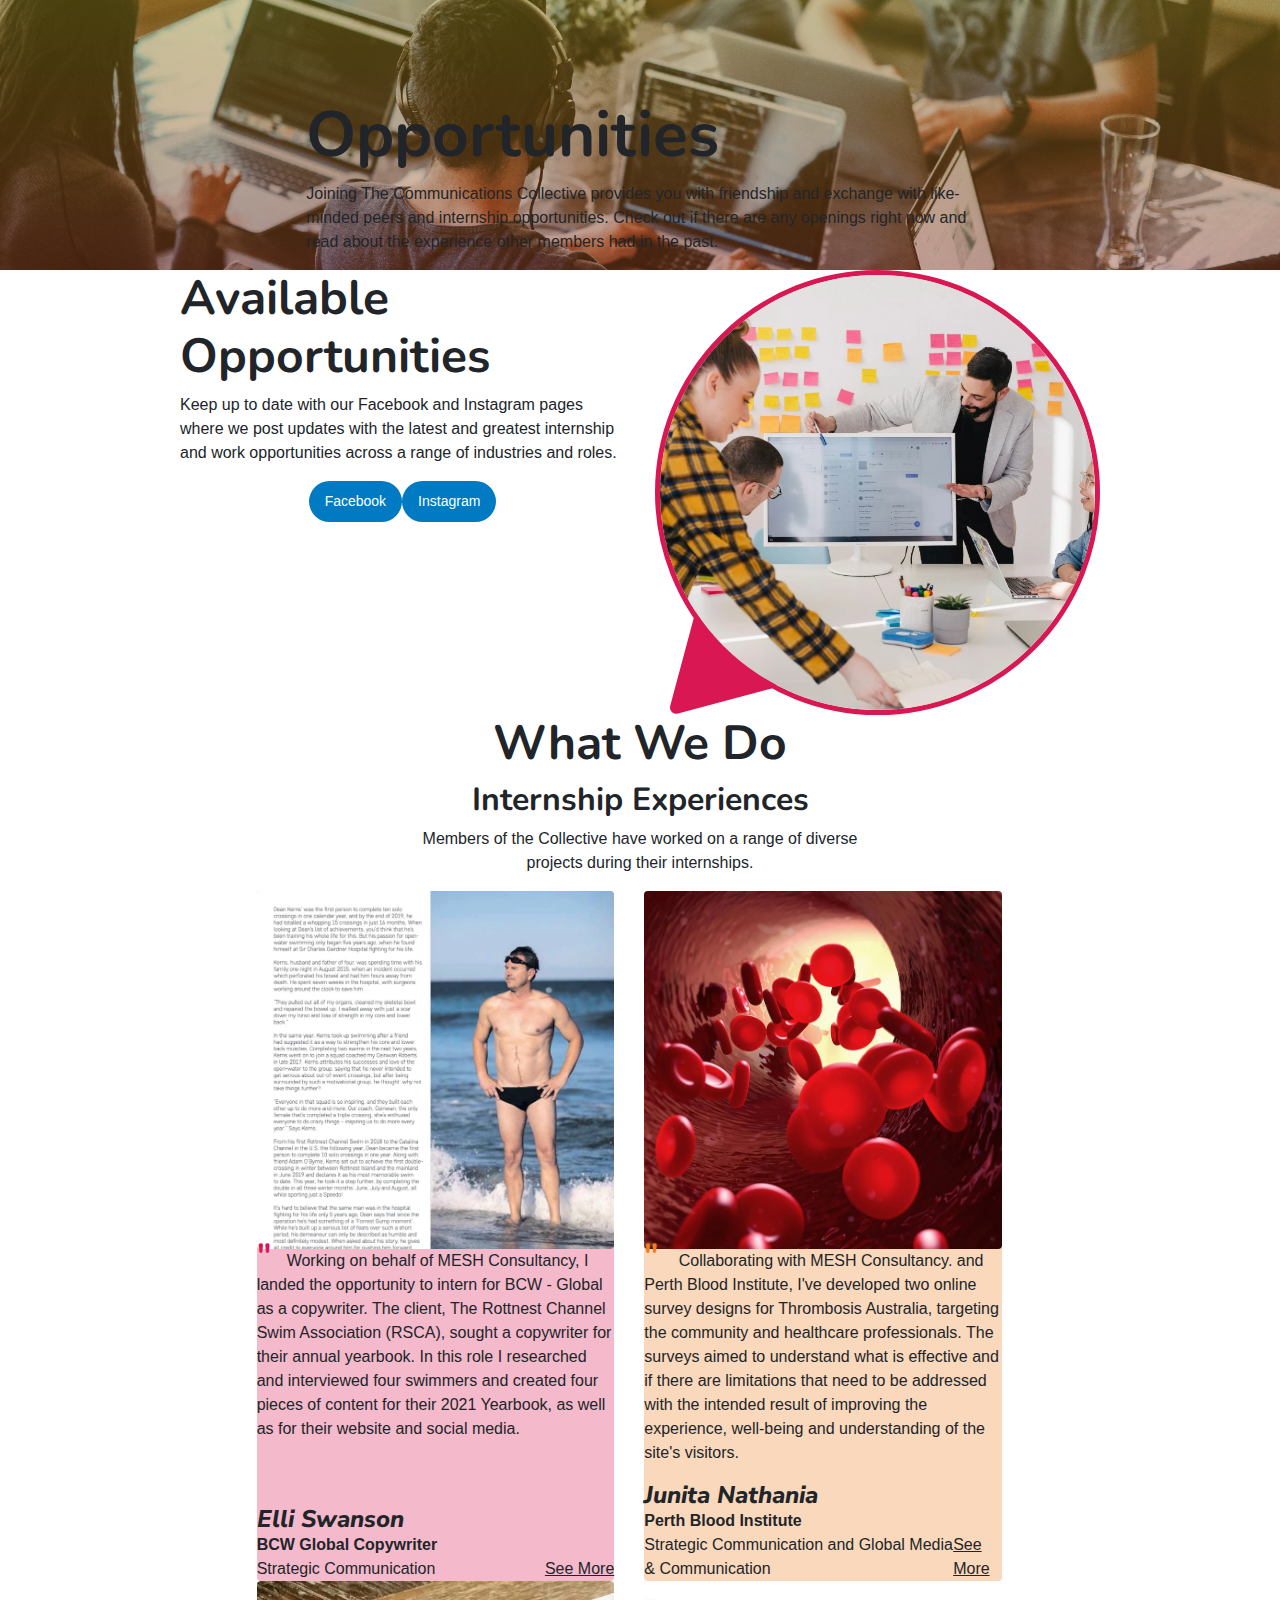
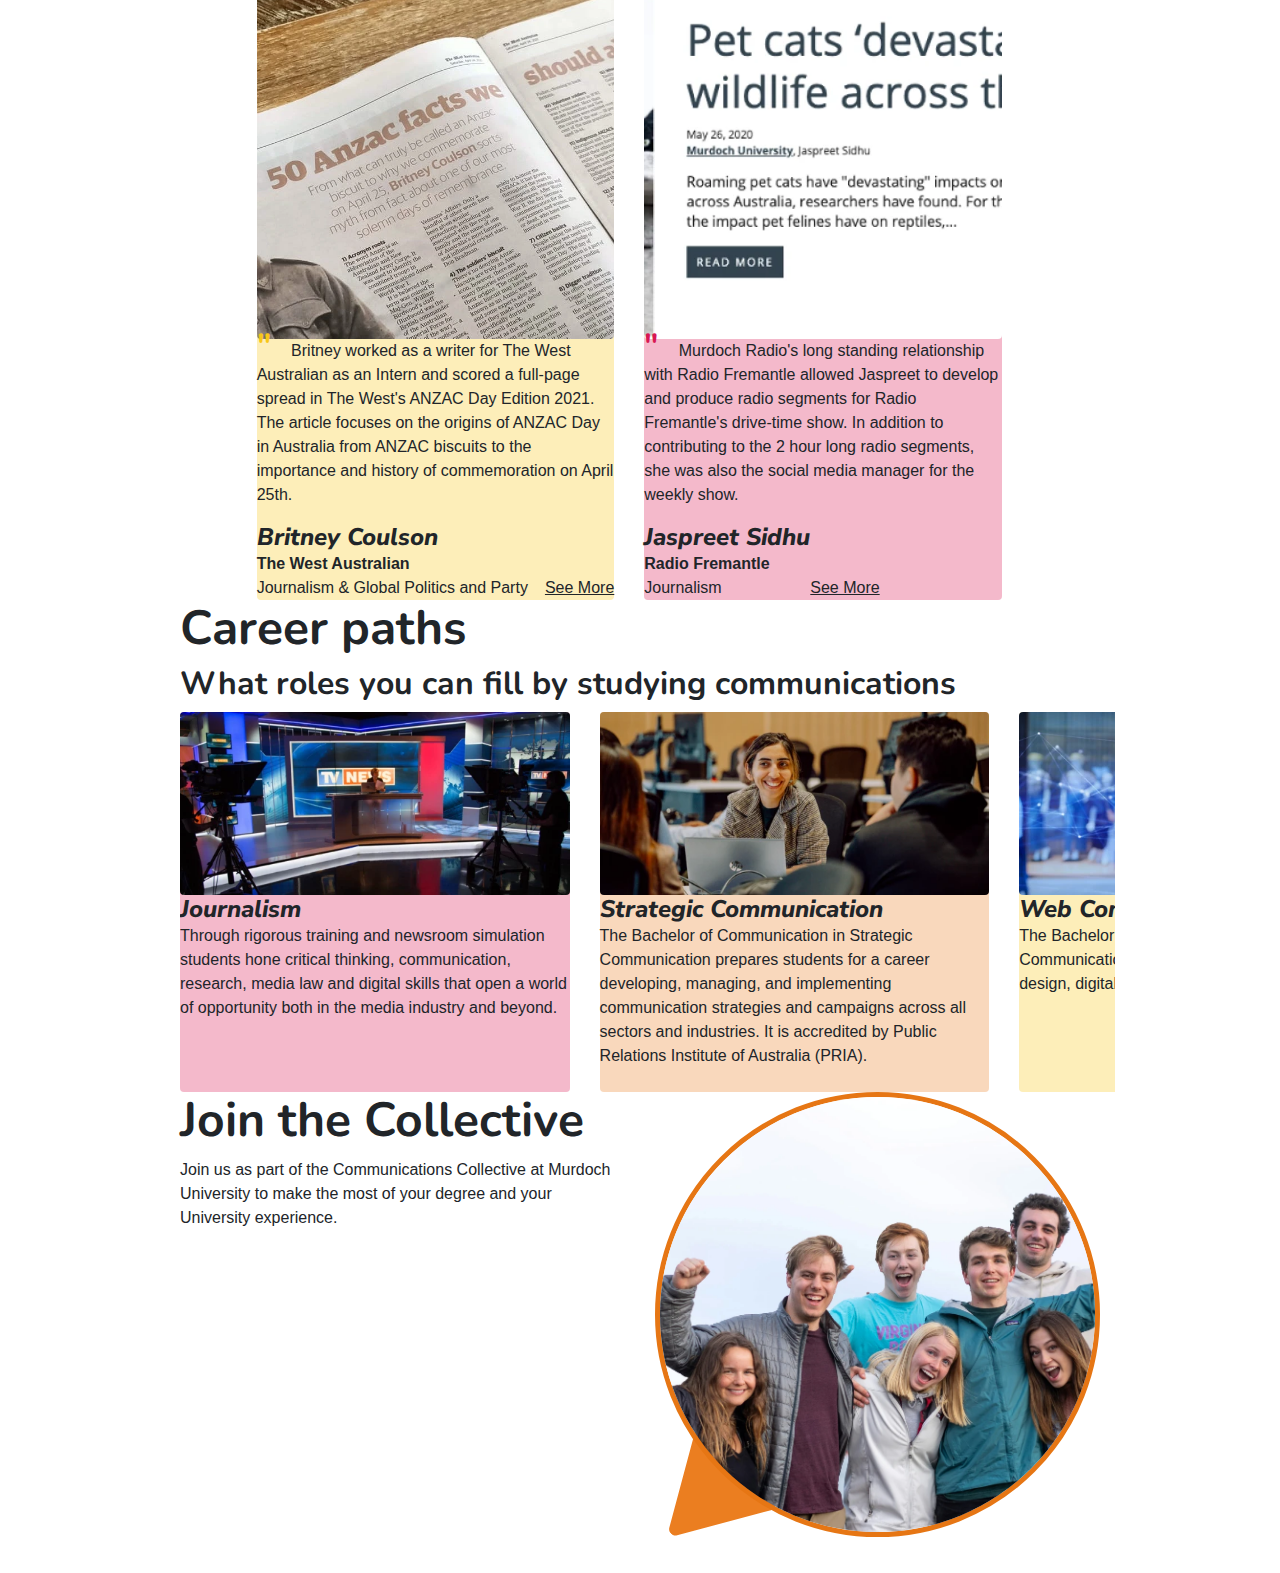
<file: opportunities.html>
<!DOCTYPE html>
<html lang="en">
   <head>
      <meta charset="UTF-8" />
      <meta name="viewport" content="width=device-width, initial-scale=1.0" />
      <meta http-equiv="X-UA-Compatible" content="ie=edge" />
      <meta name="Description" content="Enter your description here" />
      <!-- Bootstrap -->
      <link
         rel="stylesheet"
         href="https://cdnjs.cloudflare.com/ajax/libs/twitter-bootstrap/4.6.0/css/bootstrap.min.css"
      />
      <link
         rel="stylesheet"
         href="https://cdnjs.cloudflare.com/ajax/libs/font-awesome/5.15.4/css/all.min.css"
      />
      <!-- Google Fonts -->
      <link rel="preconnect" href="https://fonts.googleapis.com" />
      <link rel="preconnect" href="https://fonts.gstatic.com" crossorigin />
      <link
         href="https://fonts.googleapis.com/css2?family=Nunito+Sans:ital,opsz,wght@0,6..12,200..1000;1,6..12,200..1000&family=Nunito:ital,wght@0,200..1000;1,200..1000&display=swap"
         rel="stylesheet"
      />
      <!-- Custom CSS -->
      <link rel="stylesheet" href="style.css" />
      <link rel="stylesheet" href="about.css" />
      <link rel="stylesheet" href="image-arrow.css" />
      <title>Opportunities</title>
   </head>
   <body>
      <header class="sm-header header-opportunities">
         <div class="container">
            <div class="row align-content-end test">
               <h1 class="H1-text mb-sm">Opportunities</h1>
               <p class="mb-sm">
                  Joining The Communications Collective provides you with
                  friendship and exchange with like-minded peers and internship
                  opportunities. Check out if there are any openings right now
                  and read about the experience other members had in the past.
               </p>
            </div>
         </div>
      </header>

      <main class="about-main container">
         <div class="row">
            <div class="col-md-10 offset-md-1">
               <!-- Available Opportunities -->

               <section class="row">
                  <div class="col-md-6 order-1">
                     <h2 class="H2-text mb-sm">Available Opportunities</h2>
                     <p class="mb-sm">
                        Keep up to date with our Facebook and Instagram pages
                        where we post updates with the latest and greatest
                        internship and work opportunities across a range of
                        industries and roles.
                     </p>
                     <div class="d-flex justify-content-center">
                        <a href="https://www.facebook.com/" class="btn px-3 mt-0 btn-sm mr-md"
                           >Facebook</a
                        >
                        <a href="https://www.instagram.com/comm.collective" class="btn px-3 mt-0 btn-sm mr-md"
                           >Instagram</a
                        >
                     </div>
                  </div>

                  <div
                     class="col-md-6 col-xs-4 sm-img d-flex order-media order-2 arrow-container-left-pink align-self-center"
                  >
                     <img
                        src="Images/opportunities_2.webp"
                        class="ar-1 object-fit-cover"
                        alt="Image"
                     />
                  </div>
               </section>

               <!-- What We Do -->
               <section>
                  <div class="row">
                     <div class="col-md-6 offset-md-3 text-center spacing-md">
                        <h2 class="mb-sm">What We Do</h2>
                        <h3 class="mb-md">Internship Experiences</h3>
                        <p class="mb-md">
                           Members of the Collective have worked on a range of
                           diverse projects during their internships.
                        </p>
                     </div>
                  </div>
                  <div class="row offset-md-1">
                     <!-- Opportunities Card 1 -->
                     <div class="card card-pink p-0 col-10 col-lg-5 mb-md">
                        <div class="order-1 d-flex mt-auto">
                           <div class="p-sm pr-0">
                              <h3 class="subheader1-text m-0">Elli Swanson</h3>
                              <p class="sm-heading m-0">
                                 BCW Global Copywriter
                              </p>
                              <p class="m-0">Strategic Communication</p>
                           </div>
                           <a href="https://elliswanson.wixsite.com/portfolio" class="p-sm mt-auto ml-auto accent-link"
                              >See More</a
                           >
                        </div>
                        <div class="p-0">
                           <img
                              src="Images/opportunities_3.webp"
                              alt="#"
                              class="ar-1 object-fit-cover mb-sm pos-top w-100 p-0 br-sm"
                           />
                           <p class="order-0 mb-md mt-auto p-sm">
                              <span class="H3-text quote-pink">"</span>Working
                              on behalf of MESH Consultancy, I landed the
                              opportunity to intern for BCW - Global as a
                              copywriter. The client, The Rottnest Channel Swim
                              Association (RSCA), sought a copywriter for their
                              annual yearbook. In this role I researched and
                              interviewed four swimmers and created four pieces
                              of content for their 2021 Yearbook, as well as for
                              their website and social media.
                           </p>
                        </div>
                     </div>

                     <!-- Opportunities Card 2 -->
                     <div class="card card-orange p-0 col-10 col-lg-5 mb-md">
                        <div class="order-1 d-flex mt-auto">
                           <div class="p-sm pr-0">
                              <h3 class="subheader1-text m-0">
                                 Junita Nathania
                              </h3>
                              <p class="sm-heading m-0">
                                 Perth Blood Institute
                              </p>
                              <p class="m-0">
                                 Strategic Communication and Global Media &
                                 Communication
                              </p>
                           </div>
                           <a href="https://www.linkedin.com/in/junita-nathania/" class="p-sm mt-auto ml-auto accent-link"
                              >See More</a
                           >
                        </div>
                        <div class="p-0">
                           <img
                              src="Images/opportunities_4.webp"
                              alt="#"
                              class="ar-1 object-fit-cover mb-sm pos-top w-100 p-0 br-sm"
                           />
                           <p class="order-0 mb-md mt-auto p-sm">
                              <span class="H3-text quote-orange">"</span>
                              Collaborating with MESH Consultancy. and Perth
                              Blood Institute, I've developed two online survey
                              designs for Thrombosis Australia, targeting the
                              community and healthcare professionals. The
                              surveys aimed to understand what is effective and
                              if there are limitations that need to be addressed
                              with the intended result of improving the
                              experience, well-being and understanding of the
                              site's visitors.
                           </p>
                        </div>
                     </div>

                     <!-- Opportunities Card 3 -->
                     <div class="card card-yellow p-0 col-10 col-lg-5 mb-md">
                        <div class="order-1 d-flex mt-auto">
                           <div class="p-sm pr-0">
                              <h3 class="subheader1-text m-0">
                                 Britney Coulson
                              </h3>
                              <p class="sm-heading m-0">The West Australian</p>
                              <p class="m-0">
                                 Journalism & Global Politics and Party
                              </p>
                           </div>
                           <a href="https://www.linkedin.com/in/britney-coulson-79b4161a0/" class="p-sm mt-auto ml-auto accent-link"
                              >See More</a
                           >
                        </div>
                        <div class="p-0">
                           <img
                              src="Images/opportunities_5.webp"
                              alt="#"
                              class="ar-1 object-fit-cover mb-sm pos-top w-100 p-0 br-sm"
                           />
                           <p class="order-0 mb-md mt-auto p-sm">
                              <span class="H3-text quote-yellow">"</span>
                              Britney worked as a writer for The West Australian
                              as an Intern and scored a full-page spread in The
                              West's ANZAC Day Edition 2021. The article focuses
                              on the origins of ANZAC Day in Australia from
                              ANZAC biscuits to the importance and history of
                              commemoration on April 25th.
                           </p>
                        </div>
                     </div>

                     <!-- Opportunities Card 4 -->
                     <div class="card card-pink p-0 col-10 col-lg-5 mb-md">
                        <div class="order-1 d-flex mt-auto">
                           <div class="p-sm pr-0">
                              <h3 class="subheader1-text m-0">
                                 Jaspreet Sidhu
                              </h3>
                              <p class="sm-heading m-0">Radio Fremantle</p>
                              <p class="m-0">Journalism</p>
                           </div>
                           <a href="https://www.linkedin.com/in/jaspreet-sidhu-b78718193/" class="p-sm mt-auto accent-link"
                              >See More</a
                           >
                        </div>
                        <div class="p-0">
                           <img
                              src="Images/opportunities_6.webp"
                              alt="#"
                              class="ar-1 object-fit-cover mb-sm pos-right w-100 p-0 br-sm"
                           />
                           <p class="order-0 mb-md mt-auto p-sm">
                              <span class="H3-text quote-pink">"</span>
                              Murdoch Radio's long standing relationship with
                              Radio Fremantle allowed Jaspreet to develop and
                              produce radio segments for Radio Fremantle's
                              drive-time show. In addition to contributing to
                              the 2 hour long radio segments, she was also the
                              social media manager for the weekly show.
                           </p>
                        </div>
                     </div>
                  </div>
               </section>

               <!-- Career Paths -->
               <section>
                  <div class="row flex-column ml-0 mb-md">
                     <h2 class="mb-sm">Career paths</h2>
                     <h3>What roles you can fill by studying communications</h3>
                  </div>
                  <!-- Carousel -->
                  <div class="row flex-nowrap overflow-auto snap-scroll ml-0">
                     <!-- Career Card 1 -->
                     <div class="card card-pink col-8 col-md-5 border-0 p-0">
                        <h3
                           class="subheader1-text mb-sm order-1 p-sm py-0 mb-0"
                        >
                           Journalism
                        </h3>
                        <p class="order-2 p-sm mb-0">
                           Through rigorous training and newsroom simulation
                           students hone critical thinking, communication,
                           research, media law and digital skills that open a
                           world of opportunity both in the media industry and
                           beyond.
                        </p>
                        <img
                           class="order-0 about-project-img mb-sm br-sm career-img"
                           src="Images/Careers/journalism.webp"
                           alt="Career"
                        />
                     </div>
                     <!-- Career Card 2 -->
                     <div class="card card-orange col-8 col-md-5 border-0 p-0">
                        <h3
                           class="subheader1-text mb-sm order-1 p-sm py-0 mb-0"
                        >
                           Strategic Communication
                        </h3>
                        <p class="order-2 p-sm mb-0">
                           The Bachelor of Communication in Strategic
                           Communication prepares students for a career
                           developing, managing, and implementing communication
                           strategies and campaigns across all sectors and
                           industries. It is accredited by Public Relations
                           Institute of Australia (PRIA).
                        </p>
                        <img
                           class="order-0 about-project-img mb-sm br-sm career-img"
                           src="Images/Careers/stratcom.webp"
                           alt="Career"
                        />
                     </div>
                     <!-- Career Card 3 -->
                     <div class="card card-yellow col-8 col-md-5 border-0 p-0">
                        <h3
                           class="subheader1-text mb-sm order-1 p-sm py-0 mb-0"
                        >
                           Web Communication
                        </h3>
                        <p class="order-2 p-sm mb-0">
                           The Bachelor of Communication in Web Communication
                           combines an exciting mix of web design, digital
                           marketing, and public relations.
                        </p>
                        <img
                           class="order-0 about-project-img mb-sm br-sm career-img"
                           src="Images/Careers/webcom.webp"
                           alt="Career"
                        />
                     </div>
                     <!-- Career Card 4 -->
                     <div class="card card-pink col-8 col-md-5 border-0 p-0">
                        <h3
                           class="subheader1-text mb-sm order-1 p-sm py-0 mb-0"
                        >
                           Master of Communication
                        </h3>
                        <p class="order-2 p-sm mb-0">
                           Gain comprehensive knowledge, practical skills, and
                           industry exposure in the field of communication. With
                           its commitment to excellence, industry engagement,
                           and supportive learning environment, Murdoch
                           University provides the ideal platform to embark on a
                           rewarding and successful career in the dynamic world
                           of communication.
                        </p>
                        <img
                           class="order-0 about-project-img mb-sm br-sm career-img pos-left"
                           src="Images/Careers/mcom.webp"
                           alt="Career"
                        />
                     </div>
                     <!-- End of carousel -->
                  </div>
               </section>

               <!-- Join The Collective -->
               <section class="row">
                  <div class="col-md-6 order-1">
                     <h2 class="H2-text mb-sm">Join the Collective</h2>
                     <p class="mb-sm">
                        Join us as part of the Communications Collective at
                        Murdoch University to make the most of your degree and
                        your University experience.
                     </p>
                  </div>
                  <div
                     class="col-md-6 d-flex order-media order-2 sm-img arrow-container-left-orange2"
                  >
                     <img
                        src="Images/opportunities_999.webp"
                        class="ar-1 object-fit-cover pos-mid"
                        alt="Image"
                     />
                  </div>
               </section>
            </div>
         </div>
      </main>

      <script src="https://cdnjs.cloudflare.com/ajax/libs/jquery/3.5.1/jquery.slim.min.js"></script>
      <script src="https://cdnjs.cloudflare.com/ajax/libs/popper.js/1.16.1/umd/popper.min.js"></script>
      <script src="https://cdnjs.cloudflare.com/ajax/libs/twitter-bootstrap/4.6.0/js/bootstrap.min.js"></script>
   </body>
</html>
</file>
<file: style.css>
/*
Theme Name: Murdoch Communiation's Collective Theme URI: https://murdochcommunicationcollective.com/
Description: Communication's Collective Theme.
Author: Me
Author URI: https://murdochcommunicationcollective.com/
Version: 1
*/

/**********************************************************************/
/* This file contains typography, text colour, buttons,  navbar and footer styling */
/**********************************************************************/

.container-fluid {
    padding: 0;
}

/* Centering to fix chat bubble triangle */
.vertical-center {
    display: flex;
    align-self: center;
}

/**************/
/* Typography */
/**************/

h1,
.H1-text {
    font-family: "Nunito", sans-serif;
    font-size: 4rem;
    font-weight: 700;
    font-style: normal;
}

h2,
.H2-text {
    font-family: "Nunito", sans-serif;
    font-size: 3rem;
    font-weight: 700;
    font-style: normal;
}

h3,
.H3-text {
    font-family: "Nunito", sans-serif;
    font-size: 2rem;
    font-weight: 700;
    font-style: normal;
}

h4 {
    font-family: "Nunito", sans-serif;
    font-size: 1.75rem;
    font-weight: 700;
    font-style: normal;
}

.p-text {
    font-weight: 400;
}

.subheader1-text {
    font-family: "Nunito Sans", sans-serif;
    font-size: 1.5rem;
    font-weight: 800;
    font-style: italic;
    font-variation-settings: "wdth" 100, "YTLC" 500;
}

.subheader2-text {
    font-family: "Nunito Sans", sans-serif;
    font-size: 1.125rem;
    font-weight: 800;
    font-style: italic;
    font-variation-settings: "wdth" 100, "YTLC" 500;
}

.subheader3-text {
    font-family: "Nunito Sans", sans-serif;
    font-size: 1rem;
    font-weight: 800;
    font-style: italic;
    font-variation-settings: "wdth" 100, "YTLC" 500;
}

.section-pull-quote {
    font-family: "Nunito Sans", sans-serif;
    font-size: 1.125rem;
    font-weight: 800;
    font-style: italic;
    font-variation-settings: "wdth" 100, "YTLC" 500;
}

.body-text {
    font-family: "Montserrat", sans-serif;
    font-size: 1rem;
    font-weight: 400;
    font-style: normal;
    color: #1a1a1a;
}

/* Limits the width of a text container to 70 characters, an optimal reading length */
.p-width {
    max-width: 70ch;
}

@media screen and (max-width: 995px) {
    body {
        font-size: 0.875rem;
    }

    h1,
    .H1-text {
        font-size: 2.5rem;
    }

    h2,
    .H2-text {
        font-size: 2.25rem;
    }

    h3,
    .H3-text {
        font-size: 1.5rem;
    }
}

/**************/
/* Text colour */
/**************/

.text-white {
    color: white;
}

.text-pink {
    color: #d91853;
}

.text-orange1 {
    color: #eb5120;
}

.text-orange2 {
    color: #e67614;
}

.text-orange3 {
    color: #f8a918;
}

.text-yellow {
    color: #f8c718;
}

/**************/
/* Buttons    */
/**************/

.btn {
    position: relative;
    display: inline-block; /* Allows the button to shrink-wrap its content */
    margin-top: 50px;
    padding: 10px 50px; /* Adjust padding to suit your design, more horizontal padding for a pill shape */
    background-color: #007ac3; /* Example button color, change as needed */
    color: white; /* Text color */
    border: none; /* Removes the default border */
    cursor: pointer; /* Changes the cursor to a pointer on hover */
    text-align: center; /* Centers the text inside the button */
    text-decoration: none; /* Removes underline from links if you're styling an <a> tag as a button */
    border-radius: 500px; /* High border-radius value to create the pill shape */
    z-index: 10;
}

.btn-sm {
    z-index: initial;
}

.btn:hover {
    background-color: #00649e;
    transition: background-color 0.3s;
    color: white;
}

@media screen and (max-width: 576px) {
    .btn {
        width: 100%;
    }
}

/**************/
/* Navbar     */
/**************/

.navbar {
    background-color: rgba(255, 255, 255, 0.9);
}
.nav-link {
    color: #1a1a1a;
    font-family: "Montserrat", sans-serif;
    font-size: 1.1em;
    font-style: normal;
    font-weight: 400;
}

.nav-link:hover {
    color: #007ac3 !important;
    cursor: pointer;
    transition: color 0.3s;
}

.navbar-brand-container {
    display: flex;
}
.navbar-brand {
    width: 44px;
    aspect-ratio: 1/1;
}

.navbar-brand-title {
    align-self: center;
    margin-bottom: 0;
    max-width: 24ch;
    font-size: 0.9375rem;
    white-space: wrap;
    font-family: "Nunito", sans-serif;
}

/* Social Nav Links */
/* .facebook,
.instagram,
.linkedin {
   margin: 0 8px;
}

.facebook a,
.instagram a,
.linkedin a {
   visibility: hidden;
}

.facebook {
   cursor: pointer;
   width: 32px;
   aspect-ratio: 1/1;
   background-repeat: no-repeat;
   background-image: url(Images/Socials/facebook_black.svg);
   background-position: center;
}

.instagram {
   cursor: pointer;
   width: 32px;
   aspect-ratio: 1/1;
   background-repeat: no-repeat;
   background-image: url(Images/Socials/instagram_black.svg);
   background-position: center;
}

.linkedin {
   cursor: pointer;
   width: 32px;
   aspect-ratio: 1/1;
   background-repeat: no-repeat;
   background-image: url(Images/Socials/linkedin_black.svg);
   background-position: center;
} */
/**********************/
/* Small Page Header  */
/**********************/

.small-header-bg {
    background-size: cover;
}

.small-header-bg div {
    min-height: 40vh;
}

@media screen and (max-width: 767px) {
    .small-header-bg div {
        min-height: 30vh;
    }
}

/**************/
/* Footer     */
/**************/

footer {
    background-color: #007ac3;
}

footer .body-text {
    font-family: "Montserrat", sans-serif;
    font-size: 1rem;
    font-weight: 400;
    font-style: normal;
    color: #ffffff;
}

footer .container {
    padding-top: 55px;
    padding-bottom: 55px;
}
footer img {
    height: 55px;
}

.footer-logo {
    display: flex;
    justify-content: center;
}

.index-footer-social-icon {
    position: relative;
    height: 36px;
    padding-left: 24px;
    padding-right: 24px;
}

@media screen and (max-width: 767px) {
    .index-footer-social {
        display: flex;
        align-items: center;
        justify-content: center;
    }

    .footer-logo {
        padding: 1.5rem;
    }
}

/*       css for the cards in the content page       */
.card-img-top {
    height: 200px;
    object-fit: cover;
}
.card-title {
    font-size: 1.25rem;
}
.card-text {
    font-size: 1rem;
}
.btn-primary {
    background-color: #007bff;
    border-color: #007bff;
}
/*   for the pagination           */
a {
    color: #0b69a3;
}
.navigation ul {
    display: flex;
    align-items: center;
    justify-content: center;
}

.navigation ul li {
    margin: 10px;
    list-style-type: none;
}

.container-fluid.maincontainer {
    padding-top: 0;
}

.smallpage-bg {
    width: 100%;
    background: url("images/page_header_bg.jpg") no-repeat center center;
    background-size: cover; /*make the background image cover the whole div proportionally*/
    height: 40vh; /*Viewport Height (vh) — This unit is based on the height of the viewport. A value of 1vh is equal to 1% of the viewport height. */
}

.smallpage-title {
    font-size: 4em;
    color: white;
    font-weight: 800;
    margin-top: 9%;
    padding-bottom: 5%;
}
</file>
<file: about.css>
.sm-header div {
   align-content: flex-start;
   min-height: 30vh;
}

.sm-header * {
   max-width: 75ch;
}

.header-about {
   background-image: linear-gradient(
         rgba(248, 199, 24, 0.25),
         rgba(235, 81, 32, 0.25)
      ),
      url(Images/about_1.webp);
   background-size: cover;
   background-position: center center;
   background-repeat: no-repeat;
}

.header-opportunities {
   background-image: linear-gradient(
         rgba(248, 199, 24, 0.25),
         rgba(235, 81, 32, 0.25)
      ),
      url(Images/opportunities_1.webp);
   background-size: cover;
   background-position: center center;
   background-repeat: no-repeat;
}

.ar-1 {
   aspect-ratio: 1/1;
}

.object-fit-cover {
   object-fit: cover;
}

.pos-left {
   object-position: left;
}

.pos-top {
   object-position: top;
}

.pos-center {
   object-position: center;
}

/* Carousel Scrolling Classes */
.snap-scroll {
   scroll-snap-type: x mandatory;
}

.snap-scroll > .card {
   scroll-snap-align: start;
   flex-shrink: 0;
}

/* First carousel card left margin */
.card-border {
   border: 1px solid gray;
}

.card {
   margin-right: 30px;
}

.card:last-of-type {
   margin-right: 0px;
}

/* Positions image on top at mobile viewport */
@media screen and (max-width: 767px) {
   .order-media {
      order: 0;
   }
}

/* Opportunities */

.opportunities-card {
   display: grid;
}

.career-img {
   min-height: 20vh;
   object-fit: cover;
   object-position: center;
}

.br-sm {
   border-radius: 0.25rem;
}

.opportunities-card * {
   margin: 0;
}

.opportunities-card img {
   padding: 0;
}

.opportunities-card h3,
.opportunities-card img {
   grid-row: 1;
   grid-column: 1;
}

.opportunities-card h3 {
   align-self: end;
}

.sm-heading {
   font-size: 1rem;
   font-weight: 800;
}

@media screen and (max-width: 767px) {
   /* Image resize on small screens */
   .sm-img {
      max-width: 60%;
      margin: auto auto;
      align-self: center;
      margin-bottom: 0.9375rem;
   }

   /* Header heigth on small screens */
   .header-about div {
      min-height: 45vh;
   }
}

.testimonial-img {
   width: 5rem;
   aspect-ratio: 1/1;
   object-fit: cover;
   border-radius: 100%;
   border: 0.4vh solid black;
}

.card-pink {
   border: 0;
   background-color: rgba(217, 24, 83, 0.3);
}

.quote-pink, .quote-orange, .quote-yellow{
   line-height: 0;
   margin-right: 1rem;
}

.quote-pink {
   color: #d91853;
}

.testimonial-img-pink {
   border-color: #d91853;
}

.card-orange {
   border: 0;
   background-color: rgba(235, 126, 32, 0.3);
}

.quote-orange {
   color: #eb7e20;
}

.testimonial-img-orange {
   border-color: #eb7e20;
}

.card-yellow {
   border: 0;
   background-color: rgba(248, 199, 24, 0.3);
}

.quote-yellow {
   color: #f8c718;
}

.testimonial-img-yellow {
   border-color: #f8c718;
}

.accent-link {
   color: inherit;
   text-decoration: underline;
}
</file>
<file: image-arrow.css>
/****************/
/* Instructions */
/****************/

/* Colours: pink, orange1, orange2, orange3, yellow */
/* Directions: right, left */

/* Combine a direction with a colour and apply the class to your image's parent */
/* i.e 'arrow-container-right-pink' , 'arrow-container-left-orange2' */

.arrow-container-right-pink img,
.arrow-container-left-pink img,
.arrow-container-right-orange1 img,
.arrow-container-left-orange1 img,
.arrow-container-right-orange2 img,
.arrow-container-left-orange2 img,
.arrow-container-right-orange3 img,
.arrow-container-left-orange3 img,
.arrow-container-right-yellow img,
.arrow-container-left-yellow img {
    width: 100%;
    aspect-ratio: 1/1;
    border-radius: 50%;
    object-fit: cover;
    border: 0.6vh solid black;
    position: relative;
    z-index: 2;
}

.arrow-container-right-pink img,
.arrow-container-left-pink img {
    border-color: #d91853;
}

.arrow-container-right-orange1 img,
.arrow-container-left-orange1 img {
    border-color: #eb5120;
}

.arrow-container-right-orange2 img,
.arrow-container-left-orange2 img {
    border-color: #E67614;
    
}

.arrow-container-right-orange3 img,
.arrow-container-left-orange3 img {
    border-color: #f8a918;
}

.arrow-container-right-yellow img,
.arrow-container-left-yellow img {
    border-color: #f8c718;
}

/* *********************************** */
/* If your container is pointing right */
/* *********************************** */

/* Pink Arrow */
.arrow-container-right-pink::before {
    content: "";
    background-image: url("Images/Arrows/Arrow-Pink.svg");
    background-size: contain;
    background-repeat: no-repeat;
    position: absolute;
    height: 25%;
    aspect-ratio: 1/1;
    transform: rotate(135deg);
    top: 78%;
    left: 70%;
    z-index: 1;
}

/* Orange Arrow 1 */
.arrow-container-right-orange1::before {
    content: "";
    background-image: url("Images/Arrows/Arrow-Orange1.svg");
    background-size: contain;
    background-repeat: no-repeat;
    position: absolute;
    height: 25%;
    aspect-ratio: 1/1;
    transform: rotate(135deg);
    top: 78%;
    left: 70%;
    z-index: 1;
}

/* Orange Arrow 2 */
.arrow-container-right-orange2::before {
    content: "";
    background-image: url("Images/Arrows/Arrow-Orange2.svg");
    background-size: contain;
    background-repeat: no-repeat;
    position: absolute;
    height: 25%;
    aspect-ratio: 1/1;
    transform: rotate(135deg);
    top: 78%;
    left: 70%;
    z-index: 1;
}

/* Orange Arrow 3 */
.arrow-container-right-orange3::before {
    content: "";
    background-image: url("Images/Arrows/Arrow-Orange3.svg");
    background-size: contain;
    background-repeat: no-repeat;
    position: absolute;
    height: 25%;
    aspect-ratio: 1/1;
    transform: rotate(135deg);
    top: 78%;
    left: 70%;
    z-index: 1;
}

/* Yellow Arrow */
.arrow-container-right-yellow::before {
    content: "";
    background-image: url("Images/Arrows/Arrow-Yellow.svg");
    background-size: contain;
    background-repeat: no-repeat;
    position: absolute;
    height: 25%;
    aspect-ratio: 1/1;
    transform: rotate(135deg);
    top: 78%;
    left: 70%;
    z-index: 1;
}

/* *********************************** */
/* If your container is pointing left  */
/* *********************************** */

/* Pink Arrow */
.arrow-container-left-pink::before {
    content: "";
    background-image: url("Images/Arrows/Arrow-Pink.svg");
    background-size: contain;
    background-repeat: no-repeat;
    position: absolute;
    height: 25%;
    aspect-ratio: 1/1;
    transform: rotate(225deg);
    top: 78%;
    z-index: 1;
}

/* Orange Arrow 1 */
.arrow-container-left-orange1::before {
    content: "";
    background-image: url("Images/Arrows/Arrow-Orange1.svg");
    background-size: contain;
    background-repeat: no-repeat;
    position: absolute;
    height: 25%;
    aspect-ratio: 1/1;
    transform: rotate(225deg);
    top: 78%;
    z-index: 1;
}

/* Orange Arrow 2 */
.arrow-container-left-orange2::before {
    content: "";
    background-image: url("Images/Arrows/Arrow-Orange2.svg");
    background-size: contain;
    background-repeat: no-repeat;
    position: absolute;
    height: 25%;
    aspect-ratio: 1/1;
    transform: rotate(225deg);
    top: 78%;
    z-index: 1;
}

/* Orange Arrow 3 */
.arrow-container-left-orange3::before {
    content: "";
    background-image: url("Images/Arrows/Arrow-Orange3.svg");
    background-size: contain;
    background-repeat: no-repeat;
    position: absolute;
    height: 25%;
    aspect-ratio: 1/1;
    transform: rotate(225deg);
    top: 78%;
    z-index: 1;
}

/* Yellow Arrow */
.arrow-container-left-yellow::before {
    content: "";
    background-image: url("Images/Arrows/Arrow-Yellow.svg");
    background-size: contain;
    background-repeat: no-repeat;
    position: absolute;
    height: 25%;
    aspect-ratio: 1/1;
    transform: rotate(225deg);
    top: 78%;
    z-index: 1;
}
</file>
<file: style_news&events.css>
/* text colour */
.pink {
  color: #d91853;
}
.orange1 {
  color: #eb5120;
}

.orange2 {
  color: #eb7e20;
}

.orange3 {
  color: #f8a918;
}

.yellow {
  color: #f8c718;
}

/* button */
.readmore {
  color: #007ac3;
}

/* news and event post first line */
.news-events-list-ul {
  padding: 0px;
}
.news-events-list-li {
  display: inline-block;
  padding-right: 40px;
  padding-bottom: 18px;
  width: auto;
  list-style: outside none none;
}

/* page header */
.page-header-header-bg {
  background-size: cover;
  height: 60vh;
}

/* Gradient overlay on header image */
.page-header-header-bg::before {
  content: "";
  position: absolute;
  top: 0;
  left: 0;
  right: 0;
  bottom: 0;
  height: 60vh;
  background-image: linear-gradient(
    to right,

    rgba(0, 0, 0, 0.6),
    rgba(0, 0, 0, 0.1)
  );
  z-index: 0;
}

.page-header-header-bg div {
  min-height: 60vh;
}

.page-header-content-alignment {
  padding-top: 77px;
  align-content: center;
}

.page-header-header {
  position: relative;
  margin-top: 20px;
  color: white;
  z-index: 5;
}

.page-header-subheader {
  position: relative;
  margin-top: 15px;
  color: white;
  z-index: 5;
}

.page-header-body {
  position: relative;
  color: white;
  z-index: 5;
}

/* header */

.btn-header {
  /* for post */
  position: relative;
  display: inline-block; /* Allows the button to shrink-wrap its content */
  padding: 10px 50px; /* Adjust padding to suit your design, more horizontal padding for a pill shape */
  background-color: #007ac3; /* Example button color, change as needed */
  color: white; /* Text color */
  border: none; /* Removes the default border */
  cursor: pointer; /* Changes the cursor to a pointer on hover */
  text-align: center; /* Centers the text inside the button */
  text-decoration: none; /* Removes underline from links if you're styling an <a> tag as a button */
  border-radius: 500px; /* High border-radius value to create the pill shape */
  z-index: 10;
}

.btn-header-news-events {
  /* for page */
  position: relative;
  display: inline-block; /* Allows the button to shrink-wrap its content */
  margin-top: 130px;
  margin-bottom: 15px;
  padding: 10px 50px; /* Adjust padding to suit your design, more horizontal padding for a pill shape */
  background-color: #007ac3; /* Example button color, change as needed */
  color: white; /* Text color */
  border: none; /* Removes the default border */
  cursor: pointer; /* Changes the cursor to a pointer on hover */
  text-align: center; /* Centers the text inside the button */
  text-decoration: none; /* Removes underline from links if you're styling an <a> tag as a button */
  border-radius: 500px; /* High border-radius value to create the pill shape */
  z-index: 10;
}

.header-events-title {
  position: relative;
  color: white;
  margin-top: 2rem;
  margin-bottom: 0.625rem;
  z-index: 5;
}

.header-news-title {
  position: relative;
  color: white;
  margin-top: 1.25rem;
  margin-bottom: 0.75rem;
  z-index: 5;
}

.header-intro {
  position: relative;
  color: white;
  margin-bottom: 0;
  z-index: 2;
}

.news-header-intro {
  position: relative;
  color: white;
  margin-top: 0.5rem;
  margin-bottom: 0;
  z-index: 2;
}

.header-location {
  position: relative;
  color: white;
  margin-bottom: 0.625rem;
  z-index: 2;
}

.header-events-date {
  position: relative;
  color: white;
  margin-bottom: 0;
  z-index: 2;
}

.header-news-date {
  position: relative;
  color: white;
  margin-top: 1.25rem;
  margin-bottom: 0px;
  z-index: 5;
}

.white-text-colour {
  position: relative;
  color: white;
  z-index: 5;
}

.header-news {
  display: flex;
  flex-direction: row;
  background-image: url("Images/header.webp");
  background-size: cover;
  height: 100vh;
  padding-top: 55vh;
}

.header-news::before {
  content: "";
  position: absolute;
  top: 50vh;
  left: 0;
  right: 0;
  bottom: 0;
  background-image: linear-gradient(
    to right,

    rgba(0, 0, 0, 0.6),
    rgba(0, 0, 0, 0.1)
  );
  z-index: 1;
}

.header-events {
  display: flex;
  flex-direction: row;
  background-image: url("Images/header.webp");
  background-size: cover;
  height: 100vh;
  padding-top: 55vh;
}

.header-events::before {
  content: "";
  position: absolute;
  top: 50vh;
  left: 0;
  right: 0;
  bottom: 0;
  background-image: linear-gradient(
    to right,

    rgba(0, 0, 0, 0.6),
    rgba(0, 0, 0, 0.1)
  );
  z-index: 1;
}

/* section 1 */
.news-events-image-size {
  width: 90% !important;
}

.date {
  margin-bottom: 0px;
}

.title {
  margin-bottom: 0.313rem;
}

.news-title {
  margin-bottom: 1.563rem;
}

.location {
  margin-bottom: 1.563rem;
}

.section1-intro {
  margin-bottom: 0;
}

/* section 2 news */

.article-date {
  margin-bottom: 0px;
}

.article-title {
  margin-bottom: 0.625rem;
}

.article-p {
  margin-bottom: 0px;
}

.article-padding {
  padding-bottom: 2.5rem;
}

/* section 2 events */

.post-image {
  margin-bottom: 1.5rem;
}

.post-title {
  margin-bottom: 0.313rem;
}

.post-location {
  margin-bottom: 0.313rem;
}

.post-date {
  margin-bottom: 0;
}

.post-padding {
  padding-bottom: 5rem;
}

/* other */
.section-padding {
  padding-top: 6rem;
  padding-bottom: 4.375rem;
}

.section-title {
  margin-bottom: 3.125rem;
}

.section1-row {
  padding-bottom: 6.25rem;
}

.v-center {
  align-self: center;
}

.pastevents-image {
  width: 80%;
  aspect-ratio: 1/1;
  border-radius: 50%;
  object-fit: cover;
  border: 0.6vh solid #E67614;
  position: relative;
  z-index: 2;
}

.pastevents-image3 {
  object-fit: cover;
  border-radius: 50%;
  width: 300px;
  aspect-ratio: 1/1;
  margin-left: auto;
  margin-right: auto;
}

.center {
  display: flex;
  align-self: center;
}

.center-button {
  display: flex;
  justify-content: center;
  align-items: center;
}

.N-E-flex {
  display: flex;
}

@media only screen and (max-width: 768px) {
  .page-header-header-bg {
    height: 70vh;
  }
  .page-header-header-bg::before {
    height: 70vh;
  }

  .page-header-header-bg div {
    min-height: 70vh;
  }

  .news-events-image-size {
    width: 100% !important;
  }
  .pastevents-image {
    width: 100%;
  }
}

@media screen and (max-width: 576px) {
  .container,
  .container-fluid,
  .container-lg,
  .container-md,
  .container-sm,
  .container-xl {
    padding-right: 30px;
    padding-left: 30px;
  }
  .pastevents-image {
    width: 100%;
  }
  .section1-padding {
    margin-top: 50px;
  }

  .page-header-header-bg {
    height: 75vh;
  }
  .page-header-header-bg::before {
    height: 75vh;
  }

  .page-header-header-bg div {
    min-height: 75vh;
  }

  .news-events-image-size {
    width: 90% !important;
    justify-self: center;
  }
  .pastevents-image {
    width: 80%;
  }

  .N-E-flex {
    display: grid;
  }
}
</file>
